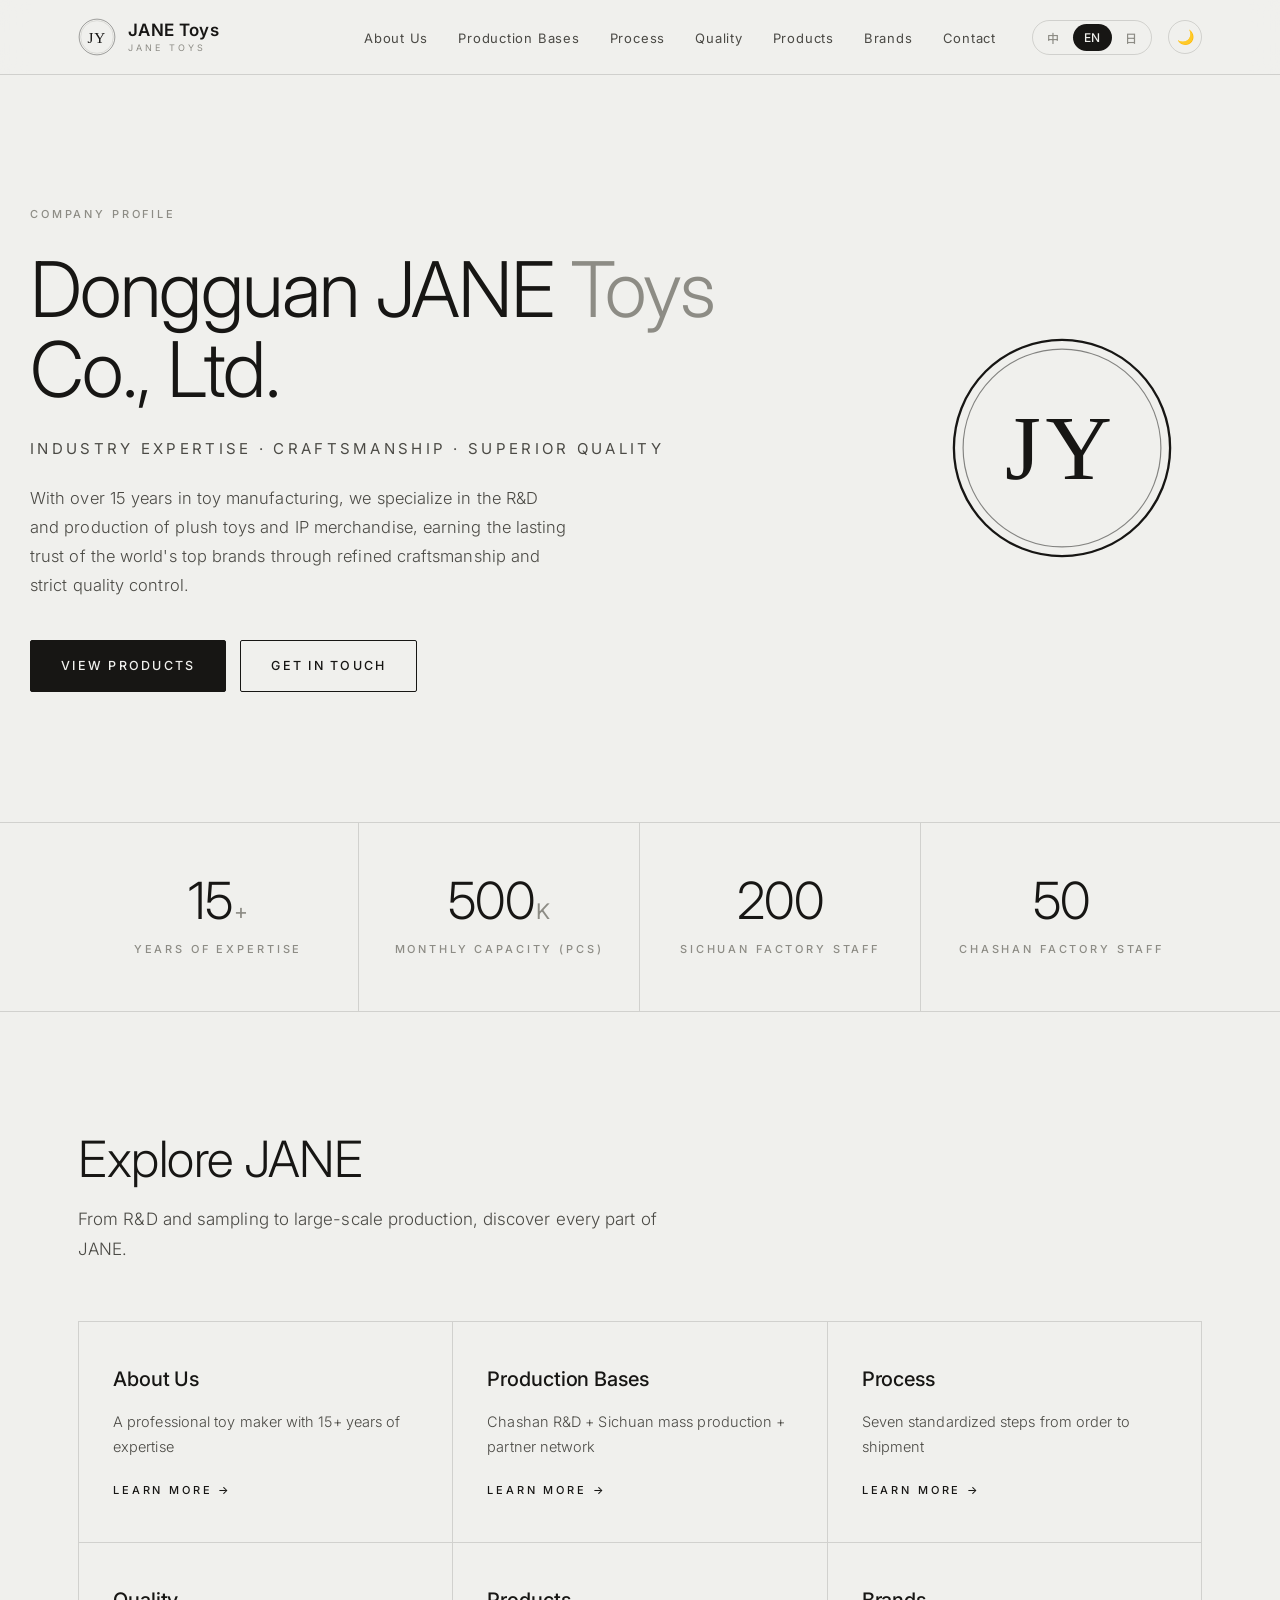
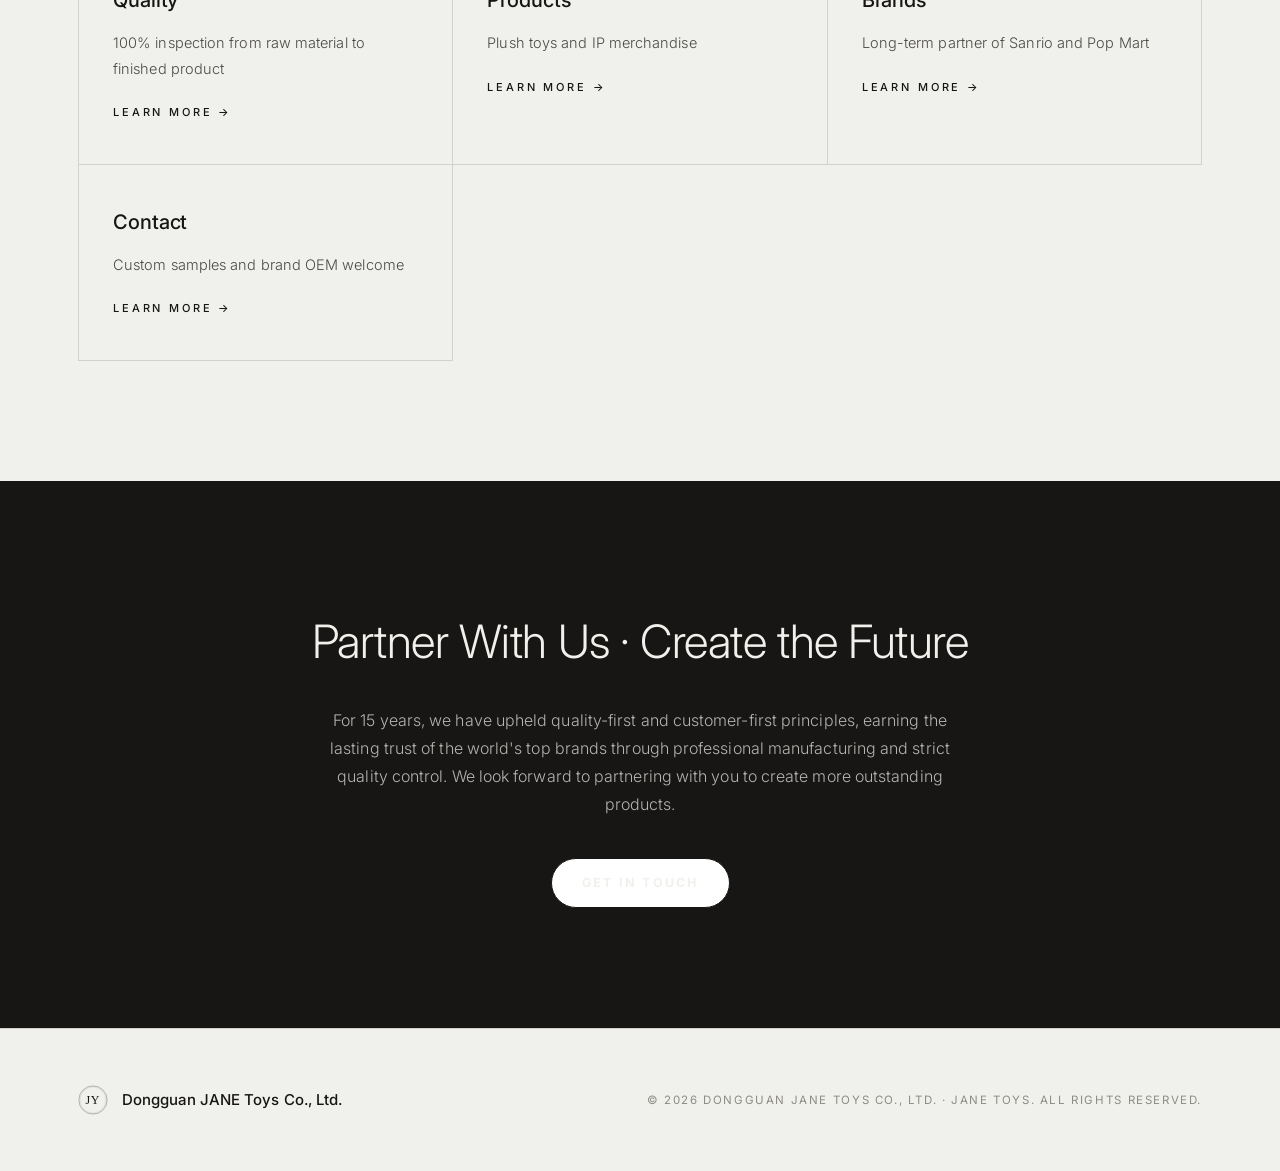
<file: index.html>
<!DOCTYPE html>
<html lang="zh-CN">
<head>
  <meta charset="UTF-8" />
  <meta name="viewport" content="width=device-width, initial-scale=1.0" />
  <title>东莞简依玩具有限公司 · 公司简介</title>
  <meta name="description" content="东莞简依玩具有限公司 — 深耕玩具制造15年，专注毛绒公仔与IP周边研发生产，Sanrio、Pop Mart 长期合作伙伴。" />
  <link rel="icon" href="assets/img/logo.svg" />
  <link rel="preconnect" href="https://fonts.googleapis.com" />
  <link rel="preconnect" href="https://fonts.gstatic.com" crossorigin />
  <link href="https://fonts.googleapis.com/css2?family=Inter:wght@300;400;500;600;700&family=Noto+Sans+SC:wght@300;400;500;700&family=Noto+Sans+JP:wght@300;400;500;700&display=swap" rel="stylesheet" />
  <link rel="stylesheet" href="styles.css?v=13" />
</head>
<body data-page="home">
  <div id="app-header"></div>

  <main>
    <!-- Hero -->
    <section id="home" class="hero">
      <div class="container hero-inner">
        <div class="hero-text">
          <p class="eyebrow" data-i18n="hero.eyebrow">公司简介</p>
          <h1 class="hero-title" data-i18n-html="hero.title">东莞简依<span class="accent">玩具</span>有限公司</h1>
          <p class="hero-slogan" data-i18n="hero.slogan">深耕行业 · 匠心制造 · 品质卓越</p>
          <p class="hero-sub" data-i18n="hero.sub">深耕玩具制造行业超过 15 年，专注毛绒公仔与 IP 周边产品的研发与生产，以精湛工艺与严格品质赢得全球顶级品牌的长期信任。</p>
          <div class="hero-actions">
            <a href="products.html" class="btn btn-primary" data-i18n="hero.btnProducts">查看产品</a>
            <a href="contact.html" class="btn btn-ghost" data-i18n="hero.btnContact">合作洽谈</a>
          </div>
        </div>
        <div class="hero-logo">
          <img src="assets/img/logo.svg" alt="简依玩具 JY" />
        </div>
      </div>
    </section>

    <!-- Stats -->
    <section class="stats-bar">
      <div class="container stats-grid">
        <div class="stat"><span class="stat-num" data-i18n-html="stat.num1">15<small>+</small></span><span class="stat-label" data-i18n="stat.label1">年专业经验</span></div>
        <div class="stat"><span class="stat-num" data-i18n-html="stat.num2">50<small>万</small></span><span class="stat-label" data-i18n="stat.label2">月产能 (件)</span></div>
        <div class="stat"><span class="stat-num" data-i18n-html="stat.num3">200<small>人</small></span><span class="stat-label" data-i18n="stat.label3">四川工厂人员</span></div>
        <div class="stat"><span class="stat-num" data-i18n-html="stat.num4">50<small>人</small></span><span class="stat-label" data-i18n="stat.label4">茶山工厂人员</span></div>
      </div>
    </section>

    <!-- Explore / section links -->
    <section class="section">
      <div class="container">
        <h2 class="section-title" data-i18n="home.exploreTitle">探索简依</h2>
        <p class="section-lead" data-i18n="home.exploreLead">从研发打样到大规模量产，了解简依的每一环。</p>
        <div class="cards">
          <a class="card explore-card" href="about.html"><div class="card-body"><h3 data-i18n="nav.about">关于我们</h3><p data-i18n="home.card.about">深耕玩具制造 15 年的专业厂商</p><span class="explore-more" data-i18n="home.more">了解更多 →</span></div></a>
          <a class="card explore-card" href="bases.html"><div class="card-body"><h3 data-i18n="nav.bases">生产基地</h3><p data-i18n="home.card.bases">茶山研发 + 四川量产 + 协作网络</p><span class="explore-more" data-i18n="home.more">了解更多 →</span></div></a>
          <a class="card explore-card" href="process.html"><div class="card-body"><h3 data-i18n="nav.process">生产流程</h3><p data-i18n="home.card.process">从需求确认到包装出货，七道标准工序</p><span class="explore-more" data-i18n="home.more">了解更多 →</span></div></a>
          <a class="card explore-card" href="quality.html"><div class="card-body"><h3 data-i18n="nav.quality">品质管理</h3><p data-i18n="home.card.quality">原料到成品，100% 全检把关</p><span class="explore-more" data-i18n="home.more">了解更多 →</span></div></a>
          <a class="card explore-card" href="products.html"><div class="card-body"><h3 data-i18n="nav.products">产品</h3><p data-i18n="home.card.products">毛绒公仔与 IP 周边产品</p><span class="explore-more" data-i18n="home.more">了解更多 →</span></div></a>
          <a class="card explore-card" href="brands.html"><div class="card-body"><h3 data-i18n="nav.brands">合作品牌</h3><p data-i18n="home.card.brands">Sanrio、Pop Mart 长期合作</p><span class="explore-more" data-i18n="home.more">了解更多 →</span></div></a>
          <a class="card explore-card" href="contact.html"><div class="card-body"><h3 data-i18n="nav.contact">联系我们</h3><p data-i18n="home.card.contact">欢迎来样定制与品牌代工</p><span class="explore-more" data-i18n="home.more">了解更多 →</span></div></a>
        </div>
      </div>
    </section>

    <!-- CTA band -->
    <section class="cta">
      <div class="container cta-inner">
        <h2 class="cta-title" data-i18n="cta.title">诚邀合作 · 共创未来</h2>
        <p class="cta-sub" data-i18n="cta.sub">15 年来，我们坚守品质为本、客户至上，以专业制造能力与严格品质管理赢得全球顶级品牌长期信赖。期待与您携手，共同创造更多优质产品。</p>
        <div class="hero-actions" style="justify-content:center">
          <a href="contact.html" class="btn contact-card-accent" style="background:#fff;padding:13px 30px;border-radius:999px;font-weight:700" data-i18n="hero.btnContact">合作洽谈</a>
        </div>
      </div>
    </section>
  </main>

  <div id="app-footer"></div>

  <script src="i18n.js?v=13"></script>
  <script src="layout.js?v=13"></script>
  <script src="script.js?v=13"></script>
  <script src="intro.js?v=13"></script>
</body>
</html>
</file>
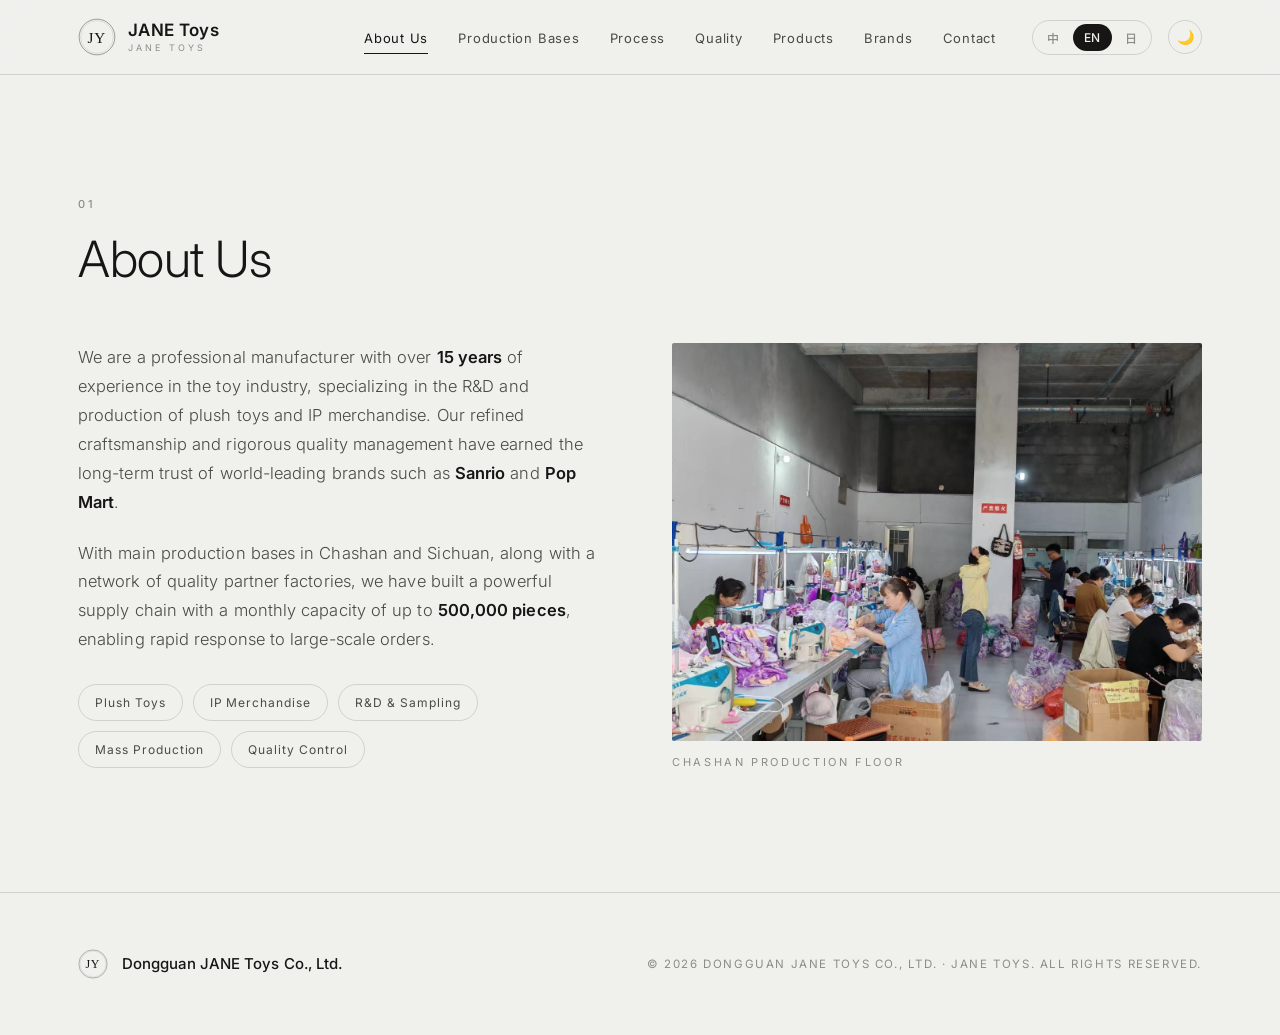
<file: about.html>
<!DOCTYPE html>
<html lang="zh-CN">
<head>
  <meta charset="UTF-8" />
  <meta name="viewport" content="width=device-width, initial-scale=1.0" />
  <title>关于我们 · 东莞简依玩具有限公司</title>
  <link rel="icon" href="assets/img/logo.svg" />
  <link rel="preconnect" href="https://fonts.googleapis.com" />
  <link rel="preconnect" href="https://fonts.gstatic.com" crossorigin />
  <link href="https://fonts.googleapis.com/css2?family=Inter:wght@300;400;500;600;700&family=Noto+Sans+SC:wght@300;400;500;700&family=Noto+Sans+JP:wght@300;400;500;700&display=swap" rel="stylesheet" />
  <link rel="stylesheet" href="styles.css?v=13" />
</head>
<body data-page="about">
  <div id="app-header"></div>

  <main>
    <section id="about" class="section">
      <div class="container">
        <p class="section-index">01</p>
        <h2 class="section-title" data-i18n="about.title">关于我们</h2>
        <div class="about-grid">
          <div class="about-text">
            <p data-i18n-html="about.p1">本公司是一家深耕玩具制造行业超过 <strong>15 年</strong>的专业厂商，专注于毛绒公仔、IP 周边产品的研发与生产。凭借精湛的工艺与严格的品质管理体系，赢得 <strong>Sanrio</strong>、<strong>Pop Mart</strong> 等全球顶级品牌的长期信任。</p>
            <p data-i18n-html="about.p2">在茶山与四川设有主要生产基地，并与多家优质协作工厂稳定合作，形成强大供应链网络，月产能高达 <strong>50 万件</strong>，可快速响应大规模订单。</p>
            <ul class="tag-list">
              <li data-i18n="about.tag1">毛绒公仔</li><li data-i18n="about.tag2">IP 周边</li><li data-i18n="about.tag3">研发打样</li><li data-i18n="about.tag4">大规模量产</li><li data-i18n="about.tag5">品质管控</li>
            </ul>
          </div>
          <figure class="about-photo">
            <img src="assets/img/image6.jpeg" alt="factory" loading="lazy" />
            <figcaption data-i18n="about.caption">茶山生产车间实景</figcaption>
          </figure>
        </div>
      </div>
    </section>
  </main>

  <div id="app-footer"></div>
  <script src="i18n.js?v=13"></script>
  <script src="layout.js?v=13"></script>
  <script src="script.js?v=13"></script>
</body>
</html>
</file>
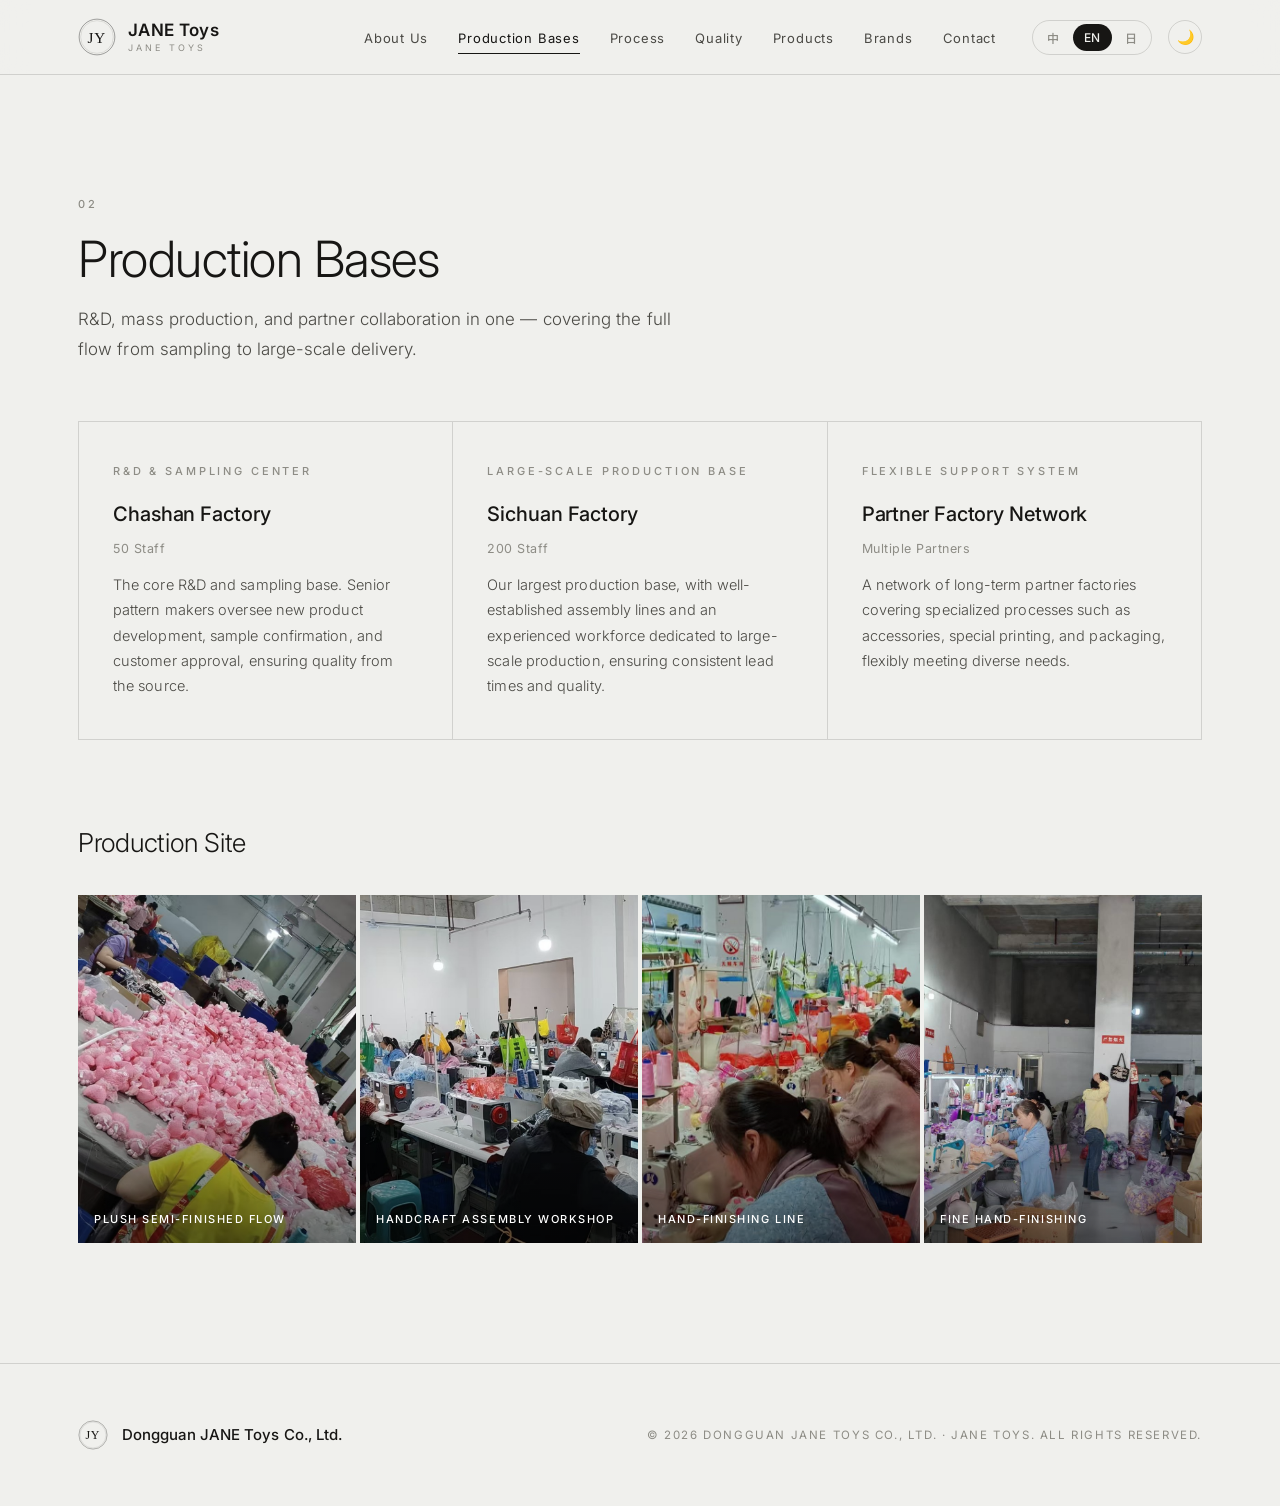
<file: bases.html>
<!DOCTYPE html>
<html lang="zh-CN">
<head>
  <meta charset="UTF-8" />
  <meta name="viewport" content="width=device-width, initial-scale=1.0" />
  <title>生产基地 · 东莞简依玩具有限公司</title>
  <link rel="icon" href="assets/img/logo.svg" />
  <link rel="preconnect" href="https://fonts.googleapis.com" />
  <link rel="preconnect" href="https://fonts.gstatic.com" crossorigin />
  <link href="https://fonts.googleapis.com/css2?family=Inter:wght@300;400;500;600;700&family=Noto+Sans+SC:wght@300;400;500;700&family=Noto+Sans+JP:wght@300;400;500;700&display=swap" rel="stylesheet" />
  <link rel="stylesheet" href="styles.css?v=13" />
</head>
<body data-page="bases">
  <div id="app-header"></div>

  <main>
    <section id="bases" class="section">
      <div class="container">
        <p class="section-index">02</p>
        <h2 class="section-title" data-i18n="bases.title">生产基地</h2>
        <p class="section-lead" data-i18n="bases.lead">研发、量产、协作三位一体，覆盖从打样到大规模交付的全流程。</p>
        <div class="cards">
          <article class="card base-card">
            <div class="card-body">
              <span class="card-tag" data-i18n="bases.tag1">研发打样中心</span>
              <h3 data-i18n="bases.name1">茶山工厂</h3>
              <p class="scale" data-i18n="bases.scale1">50 人 · 人员规模</p>
              <p data-i18n="bases.desc1">研发与打样核心基地，资深版师把控新品开发、打样确认与客户验样，从源头确保品质。</p>
            </div>
          </article>
          <article class="card base-card">
            <div class="card-body">
              <span class="card-tag" data-i18n="bases.tag2">大批量量产基地</span>
              <h3 data-i18n="bases.name2">四川工厂</h3>
              <p class="scale" data-i18n="bases.scale2">200 人 · 人员规模</p>
              <p data-i18n="bases.desc2">最大生产基地，完善流水线与成熟工人团队，专承接大规模量产，保障交期与品质一致。</p>
            </div>
          </article>
          <article class="card base-card">
            <div class="card-body">
              <span class="card-tag" data-i18n="bases.tag3">灵活配套体系</span>
              <h3 data-i18n="bases.name3">协作工厂网络</h3>
              <p class="scale" data-i18n="bases.scale3">多家 · 合作规模</p>
              <p data-i18n="bases.desc3">长期合作的优质协作工厂，涵盖配件、特种印刷、包装等专项工艺，灵活应对多样需求。</p>
            </div>
          </article>
        </div>

        <h3 class="subsection-title" data-i18n="bases.siteTitle">生产现场</h3>
        <div class="gallery">
          <figure><img src="assets/img/image5.jpeg" alt="" loading="lazy" /><figcaption data-i18n="gallery.cap1">毛绒半成品流转</figcaption></figure>
          <figure><img src="assets/img/image7.jpeg" alt="" loading="lazy" /><figcaption data-i18n="gallery.cap2">手工组装车间</figcaption></figure>
          <figure><img src="assets/img/image8.jpeg" alt="" loading="lazy" /><figcaption data-i18n="gallery.cap3">手工修整产线</figcaption></figure>
          <figure><img src="assets/img/image6.jpeg" alt="" loading="lazy" /><figcaption data-i18n="gallery.cap4">精细手工修整</figcaption></figure>
        </div>
      </div>
    </section>
  </main>

  <div id="app-footer"></div>
  <script src="i18n.js?v=13"></script>
  <script src="layout.js?v=13"></script>
  <script src="script.js?v=13"></script>
</body>
</html>
</file>
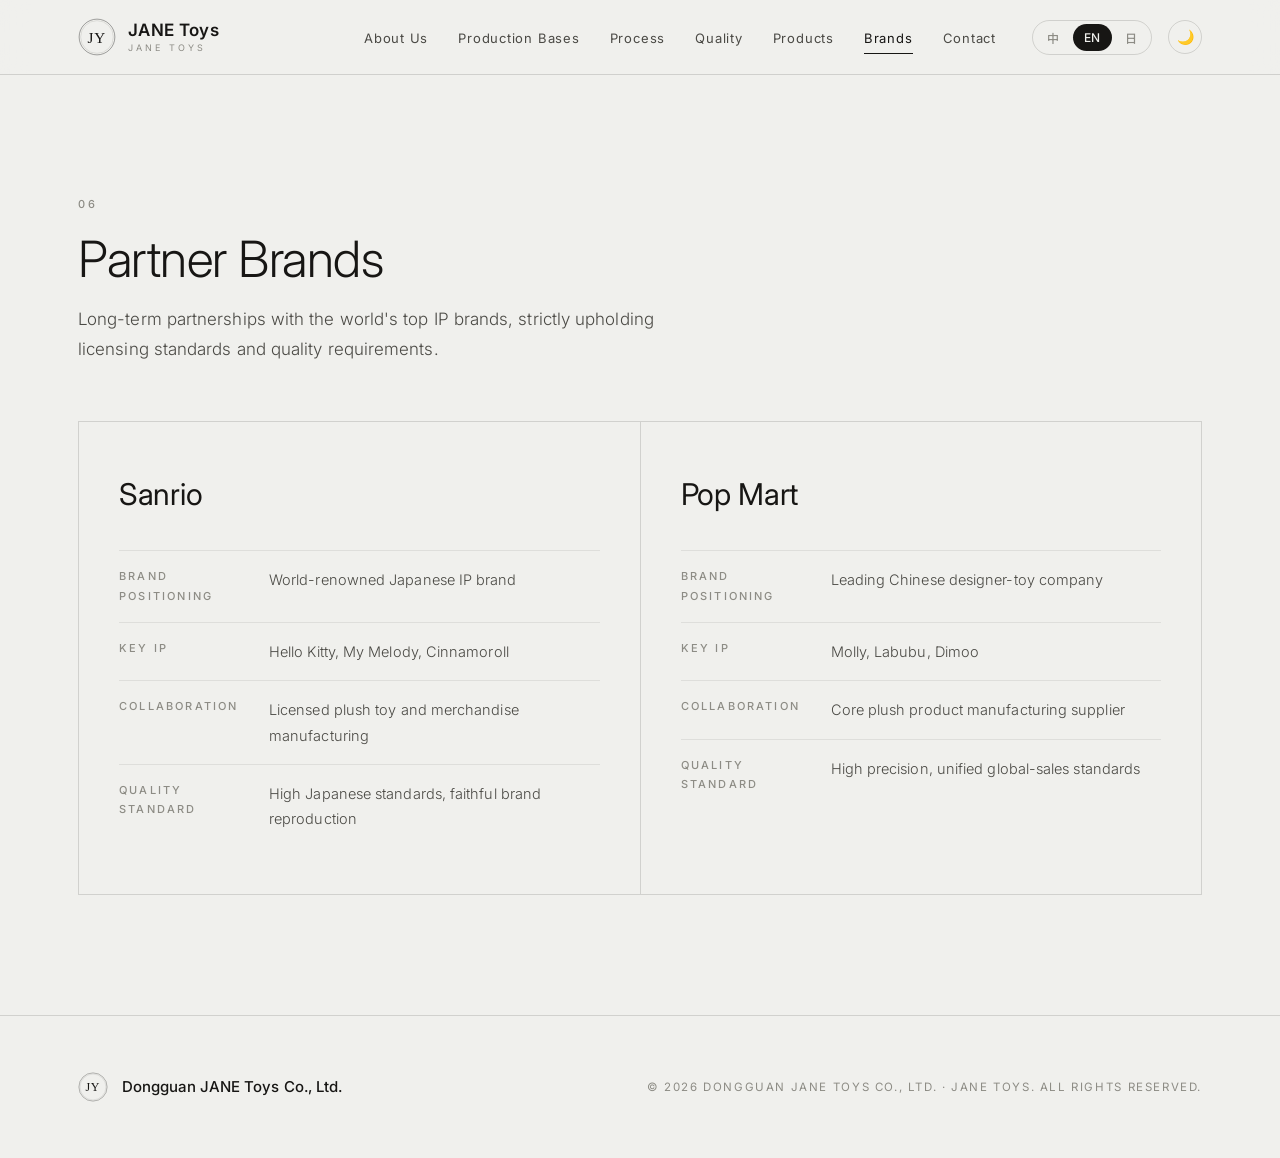
<file: brands.html>
<!DOCTYPE html>
<html lang="zh-CN">
<head>
  <meta charset="UTF-8" />
  <meta name="viewport" content="width=device-width, initial-scale=1.0" />
  <title>合作品牌 · 东莞简依玩具有限公司</title>
  <link rel="icon" href="assets/img/logo.svg" />
  <link rel="preconnect" href="https://fonts.googleapis.com" />
  <link rel="preconnect" href="https://fonts.gstatic.com" crossorigin />
  <link href="https://fonts.googleapis.com/css2?family=Inter:wght@300;400;500;600;700&family=Noto+Sans+SC:wght@300;400;500;700&family=Noto+Sans+JP:wght@300;400;500;700&display=swap" rel="stylesheet" />
  <link rel="stylesheet" href="styles.css?v=13" />
</head>
<body data-page="brands">
  <div id="app-header"></div>

  <main>
    <section id="brands" class="section">
      <div class="container">
        <p class="section-index">06</p>
        <h2 class="section-title" data-i18n="brands.title">主要合作品牌</h2>
        <p class="section-lead" data-i18n="brands.lead">与全球顶级 IP 品牌长期合作，严守授权规范与品质标准。</p>
        <div class="brand-grid">
          <article class="brand-card">
            <h3 class="brand-name-lg" data-i18n-html="brands.sanrioName">Sanrio <span>三丽鸥</span></h3>
            <dl class="brand-info">
              <div><dt data-i18n="brands.dt1">品牌定位</dt><dd data-i18n="brands.sanrio1">全球知名日系 IP 品牌</dd></div>
              <div><dt data-i18n="brands.dt2">代表 IP</dt><dd data-i18n="brands.sanrio2">Hello Kitty、My Melody、Cinnamoroll</dd></div>
              <div><dt data-i18n="brands.dt3">合作内容</dt><dd data-i18n="brands.sanrio3">授权毛绒公仔及周边制造</dd></div>
              <div><dt data-i18n="brands.dt4">品质要求</dt><dd data-i18n="brands.sanrio4">日系高标准，严格还原品牌形象</dd></div>
            </dl>
          </article>
          <article class="brand-card">
            <h3 class="brand-name-lg" data-i18n-html="brands.popmartName">Pop Mart <span>泡泡玛特</span></h3>
            <dl class="brand-info">
              <div><dt data-i18n="brands.dt1">品牌定位</dt><dd data-i18n="brands.popmart1">中国潮流玩具领军企业</dd></div>
              <div><dt data-i18n="brands.dt2">代表 IP</dt><dd data-i18n="brands.popmart2">Molly、Labubu、Dimoo</dd></div>
              <div><dt data-i18n="brands.dt3">合作内容</dt><dd data-i18n="brands.popmart3">核心毛绒产品制造供应商</dd></div>
              <div><dt data-i18n="brands.dt4">品质要求</dt><dd data-i18n="brands.popmart4">精细度高，全球销售统一标准</dd></div>
            </dl>
          </article>
        </div>

      </div>
    </section>
  </main>

  <div id="app-footer"></div>
  <script src="i18n.js?v=13"></script>
  <script src="layout.js?v=13"></script>
  <script src="script.js?v=13"></script>
</body>
</html>
</file>
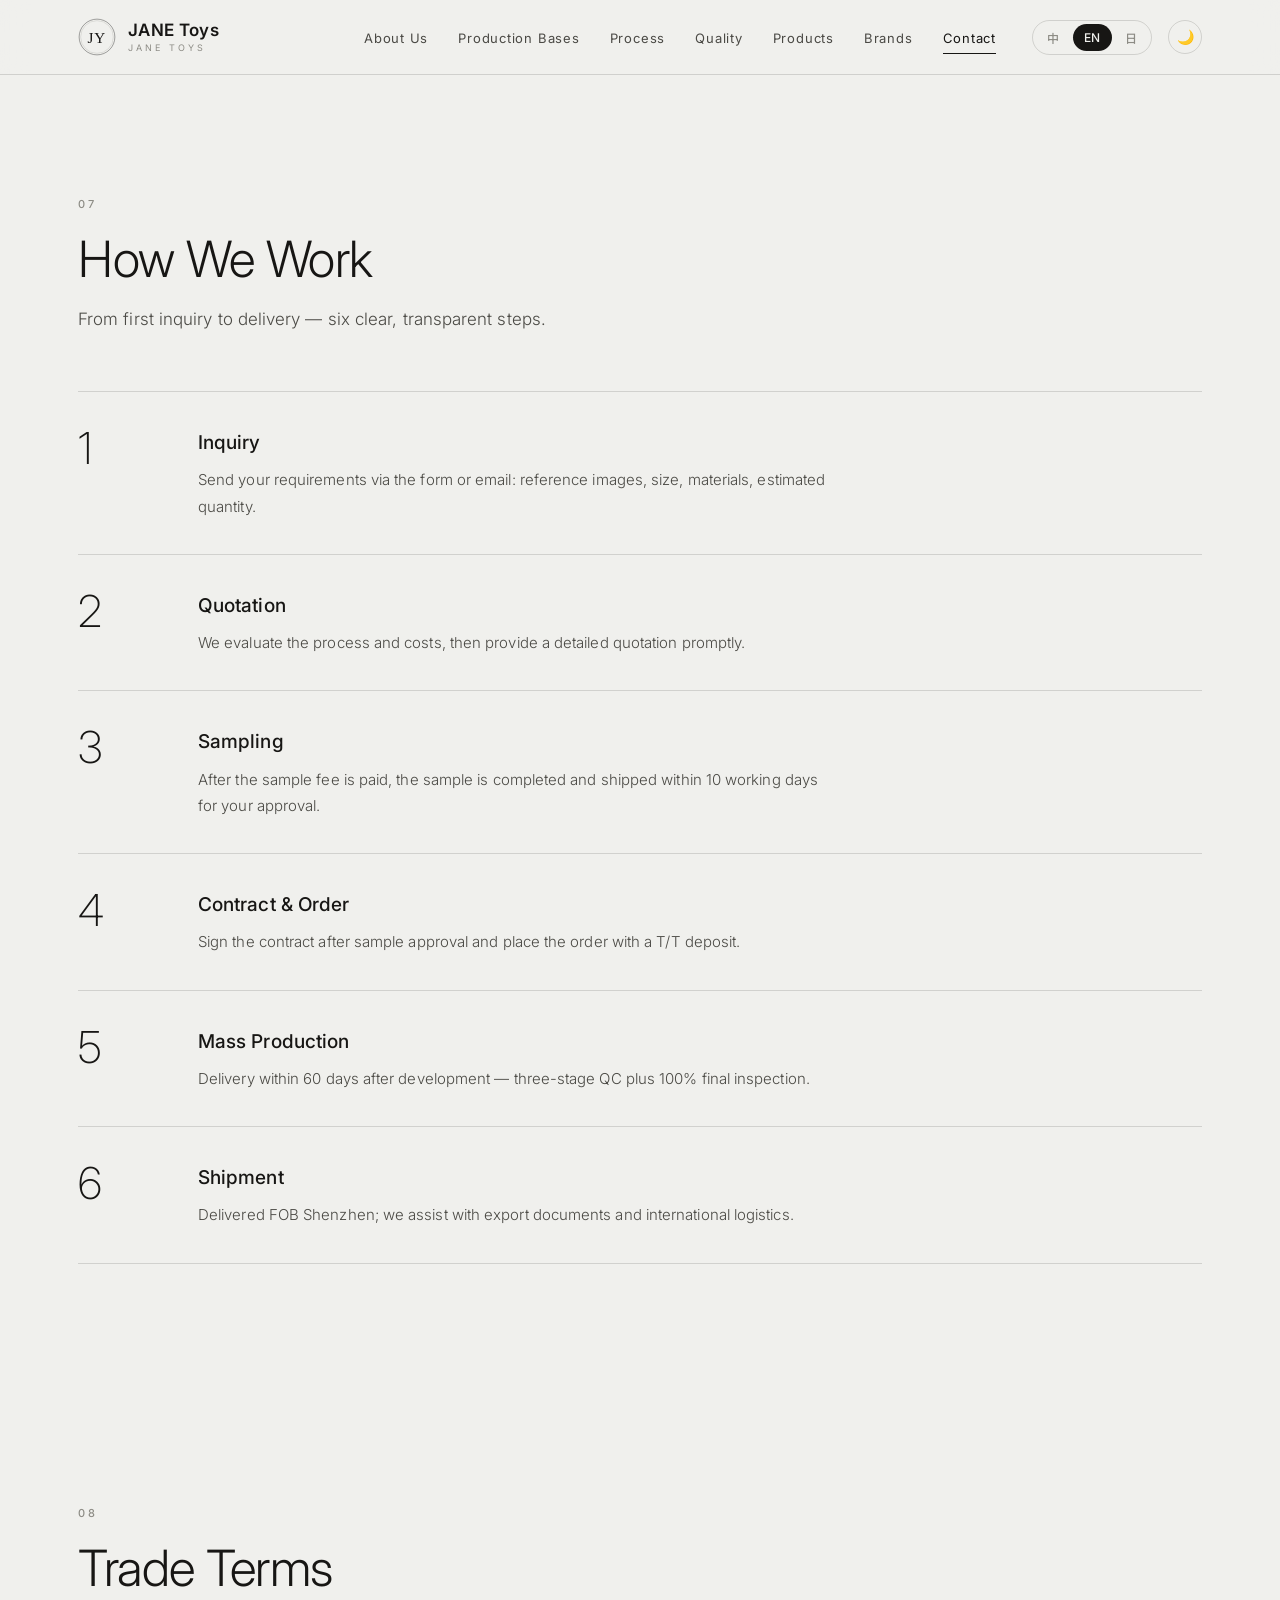
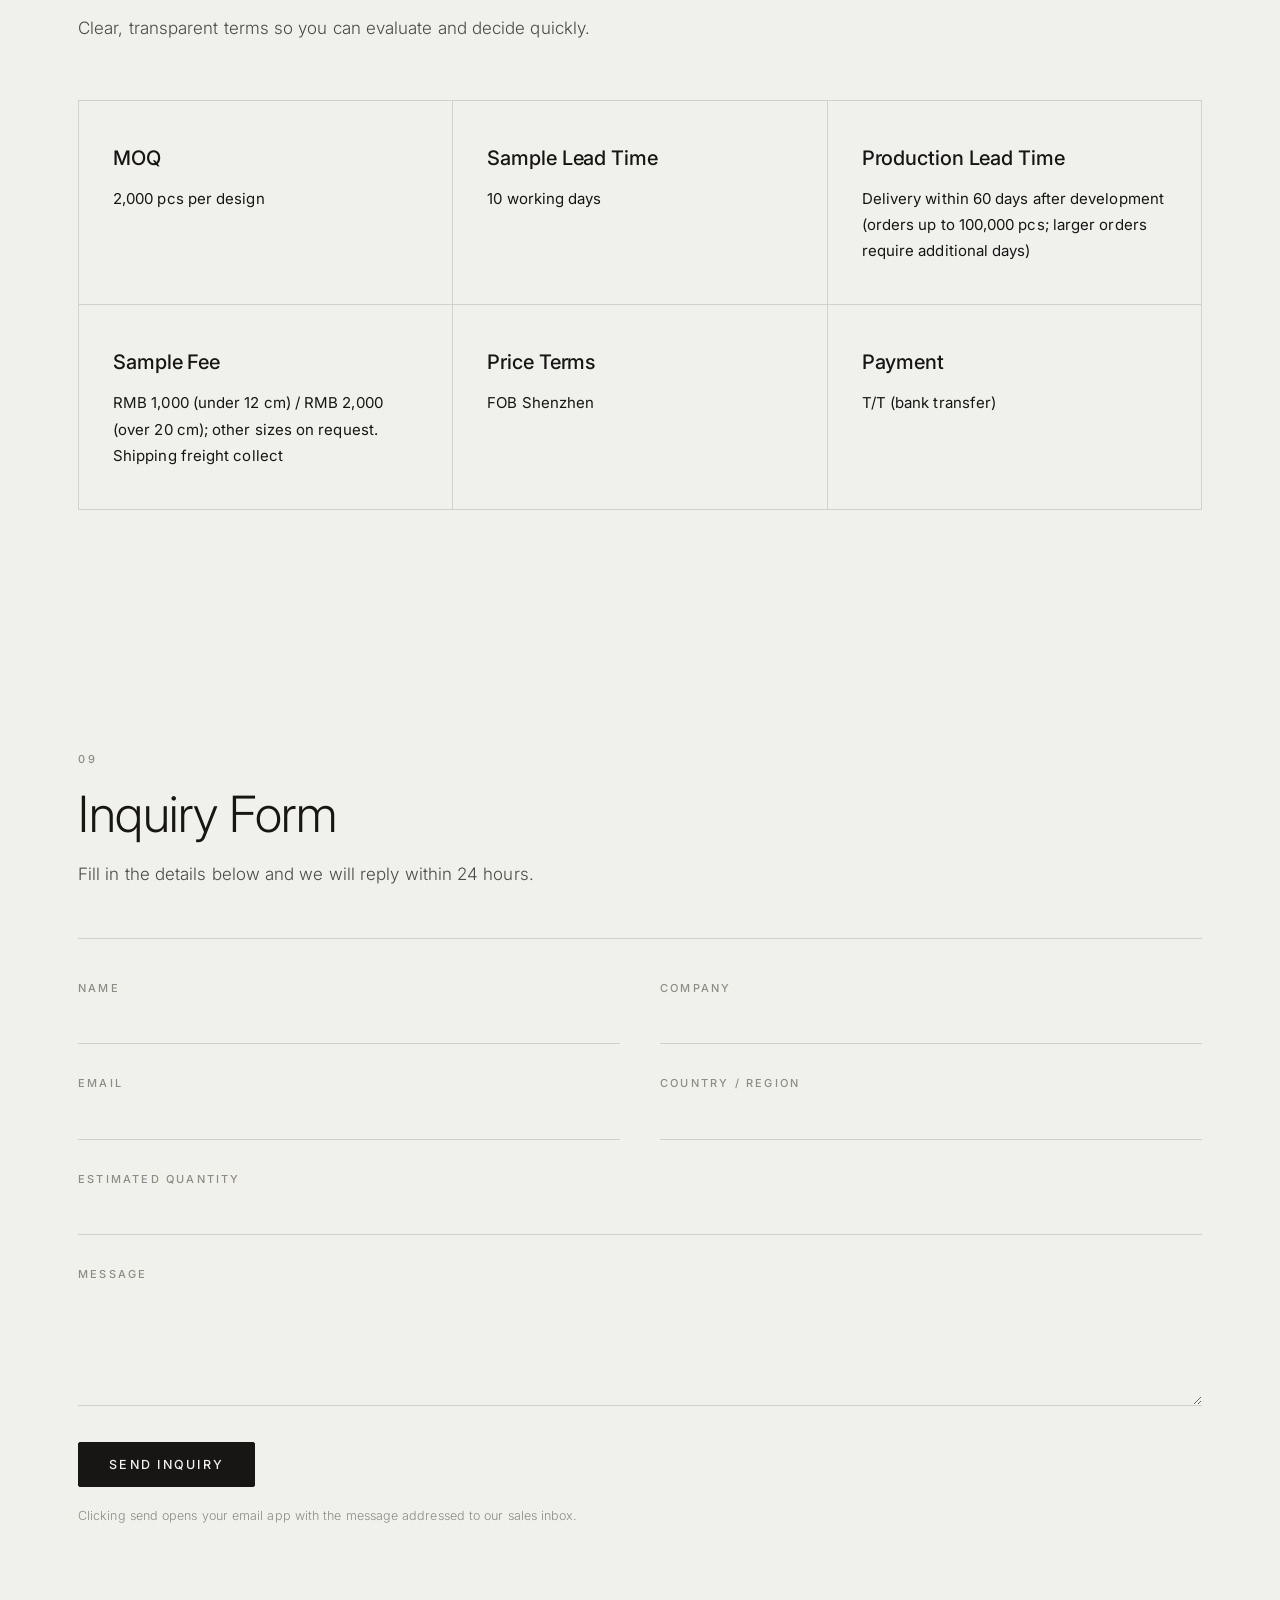
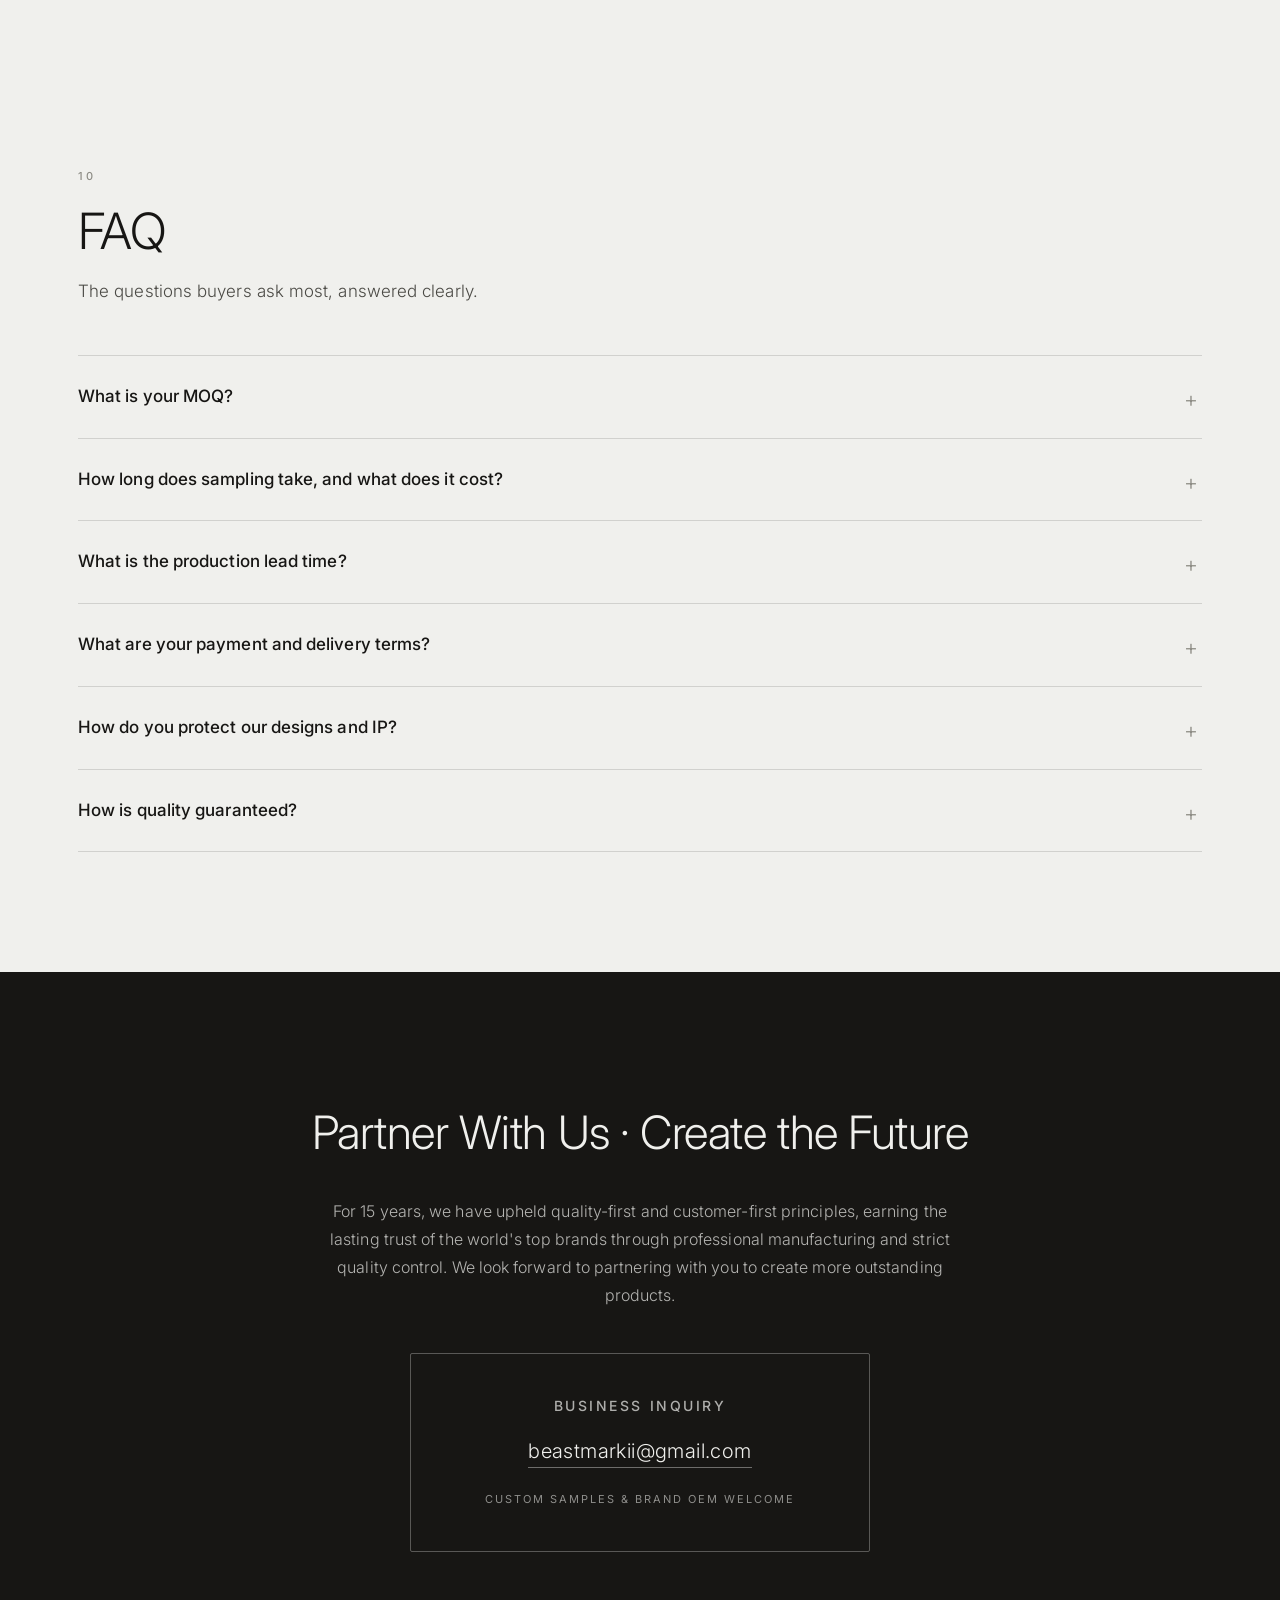
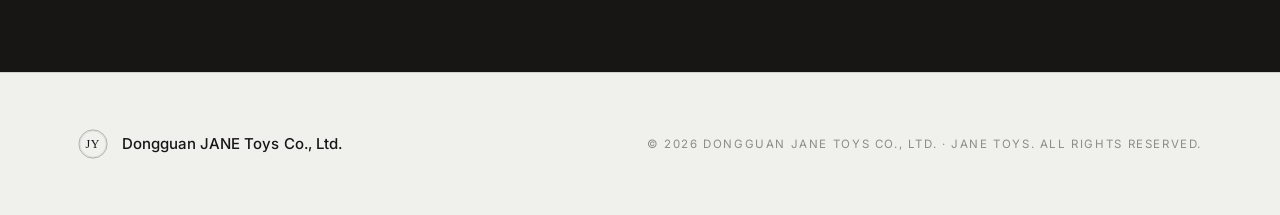
<file: contact.html>
<!DOCTYPE html>
<html lang="zh-CN">
<head>
  <meta charset="UTF-8" />
  <meta name="viewport" content="width=device-width, initial-scale=1.0" />
  <title>联系我们 · 东莞简依玩具有限公司</title>
  <link rel="icon" href="assets/img/logo.svg" />
  <link rel="preconnect" href="https://fonts.googleapis.com" />
  <link rel="preconnect" href="https://fonts.gstatic.com" crossorigin />
  <link href="https://fonts.googleapis.com/css2?family=Inter:wght@300;400;500;600;700&family=Noto+Sans+SC:wght@300;400;500;700&family=Noto+Sans+JP:wght@300;400;500;700&display=swap" rel="stylesheet" />
  <link rel="stylesheet" href="styles.css?v=13" />
</head>
<body data-page="contact">
  <div id="app-header"></div>

  <main>
    <!-- Business process -->
    <section id="how-we-work" class="section">
      <div class="container">
        <p class="section-index">07</p>
        <h2 class="section-title" data-i18n="biz.title">合作流程</h2>
        <p class="section-lead" data-i18n="biz.lead">从首次咨询到出货交付，六个步骤清晰透明。</p>
        <ol class="biz-flow">
          <li><span class="biz-no">1</span><div class="biz-body"><h3 data-i18n="biz.s1t">咨询洽谈</h3><p data-i18n="biz.s1d">通过表单或邮件发送需求：参考图、尺寸、材质、预计数量等。</p></div></li>
          <li><span class="biz-no">2</span><div class="biz-body"><h3 data-i18n="biz.s2t">评估报价</h3><p data-i18n="biz.s2d">我们评估工艺与成本，尽快提供详细报价方案。</p></div></li>
          <li><span class="biz-no">3</span><div class="biz-body"><h3 data-i18n="biz.s3t">打样确认</h3><p data-i18n="biz.s3d">支付样品费后，10 个工作日内完成样品并寄出，供您确认。</p></div></li>
          <li><span class="biz-no">4</span><div class="biz-body"><h3 data-i18n="biz.s4t">签约下单</h3><p data-i18n="biz.s4d">样品确认后签订合同，按 T/T 条款支付定金，正式下单。</p></div></li>
          <li><span class="biz-no">5</span><div class="biz-body"><h3 data-i18n="biz.s5t">批量生产</h3><p data-i18n="biz.s5d">开发完成后 60 天内交货，三道品检 + 成品 100% 全检。</p></div></li>
          <li><span class="biz-no">6</span><div class="biz-body"><h3 data-i18n="biz.s6t">出货交付</h3><p data-i18n="biz.s6d">FOB 深圳交货，协助安排出口文件与国际物流。</p></div></li>
        </ol>
      </div>
    </section>

    <!-- Trade terms -->
    <section id="terms" class="section">
      <div class="container">
        <p class="section-index">08</p>
        <h2 class="section-title" data-i18n="terms.title">贸易条款</h2>
        <p class="section-lead" data-i18n="terms.lead">清晰透明的合作条件，让您快速评估与决策。</p>
        <div class="cards terms-cards">
          <article class="card"><div class="card-body"><h3 data-i18n="terms.t1">起订量 (MOQ)</h3><p class="term-value" data-i18n="terms.v1">2,000 件 / 款</p></div></article>
          <article class="card"><div class="card-body"><h3 data-i18n="terms.t2">样品交期</h3><p class="term-value" data-i18n="terms.v2">10 个工作日</p></div></article>
          <article class="card"><div class="card-body"><h3 data-i18n="terms.t3">量产交期</h3><p class="term-value" data-i18n="terms.v3">开发完成后 60 天内交货（10 万件以内；超过 10 万件酌情增加天数）</p></div></article>
          <article class="card"><div class="card-body"><h3 data-i18n="terms.t4">样品费</h3><p class="term-value" data-i18n="terms.v4">12cm 以下 ¥1,000 / 20cm 以上 ¥2,000（其他尺寸请垂询），运费到付</p></div></article>
          <article class="card"><div class="card-body"><h3 data-i18n="terms.t5">价格条款</h3><p class="term-value" data-i18n="terms.v5">FOB 深圳</p></div></article>
          <article class="card"><div class="card-body"><h3 data-i18n="terms.t6">付款方式</h3><p class="term-value" data-i18n="terms.v6">T/T 电汇</p></div></article>
        </div>
      </div>
    </section>

    <!-- Inquiry form -->
    <section id="inquiry" class="section">
      <div class="container">
        <p class="section-index">09</p>
        <h2 class="section-title" data-i18n="form.title">咨询表单</h2>
        <p class="section-lead" data-i18n="form.lead">填写以下信息，我们将在 24 小时内回复您。</p>
        <form id="inquiry-form" class="inquiry-form glass" novalidate>
          <div class="form-grid">
            <label><span data-i18n="form.name">姓名</span><input type="text" name="name" required /></label>
            <label><span data-i18n="form.company">公司名称</span><input type="text" name="company" required /></label>
            <label><span data-i18n="form.email">电子邮箱</span><input type="email" name="email" required /></label>
            <label><span data-i18n="form.country">国家 / 地区</span><input type="text" name="country" /></label>
            <label class="form-wide"><span data-i18n="form.qty">预计数量</span><input type="text" name="qty" /></label>
            <label class="form-wide"><span data-i18n="form.msg">咨询内容</span><textarea name="msg" rows="5" required></textarea></label>
          </div>
          <button type="submit" class="btn btn-primary" data-i18n="form.send">发送咨询</button>
          <p class="form-note" data-i18n="form.note">点击发送后将打开您的邮件程序，内容将发送至我们的商务邮箱。</p>
        </form>
      </div>
    </section>

    <!-- FAQ -->
    <section id="faq" class="section">
      <div class="container">
        <p class="section-index">10</p>
        <h2 class="section-title" data-i18n="faq.title">常见问题</h2>
        <p class="section-lead" data-i18n="faq.lead">合作前最常被问到的问题，一次讲清楚。</p>
        <div class="faq-list">
          <details class="faq-item">
            <summary><span data-i18n="faq.q1">起订量（MOQ）是多少？</span></summary>
            <p data-i18n="faq.a1">每款 2,000 件起订。具体数量可在报价阶段与我们进一步确认。</p>
          </details>
          <details class="faq-item">
            <summary><span data-i18n="faq.q2">打样需要多久？费用如何计算？</span></summary>
            <p data-i18n="faq.a2">支付样品费后，10 个工作日内完成样品并寄出。样品费：12cm 以下 ¥1,000，20cm 以上 ¥2,000，其他尺寸请垂询；样品运费到付。</p>
          </details>
          <details class="faq-item">
            <summary><span data-i18n="faq.q3">量产交期是多久？</span></summary>
            <p data-i18n="faq.a3">开发完成后 60 天内交货（10 万件以内）。订单超过 10 万件时，需酌情增加生产天数。</p>
          </details>
          <details class="faq-item">
            <summary><span data-i18n="faq.q4">付款与交货条件是什么？</span></summary>
            <p data-i18n="faq.a4">付款方式为 T/T 电汇，交货条件为 FOB 深圳。我们协助安排出口文件与国际物流。</p>
          </details>
          <details class="faq-item">
            <summary><span data-i18n="faq.q5">你们如何保护客户的设计与 IP？</span></summary>
            <p data-i18n="faq.a5">我们长期为 Sanrio、Pop Mart 等品牌提供授权制造，严守 IP 授权与保密规范，可根据需要签署保密协议（NDA）。</p>
          </details>
          <details class="faq-item">
            <summary><span data-i18n="faq.q6">品质如何保证？</span></summary>
            <p data-i18n="faq.a6">原材料入库严检、三道过程品检、成品 100% 全检；并配合 SGS、BV 等第三方检测，符合 EN71、ASTM F963、GB6675 标准。</p>
          </details>
        </div>
      </div>
    </section>

    <section id="contact" class="cta">
      <div class="container cta-inner">
        <h2 class="cta-title" data-i18n="cta.title">诚邀合作 · 共创未来</h2>
        <p class="cta-sub" data-i18n="cta.sub">15 年来，我们坚守品质为本、客户至上，以专业制造能力与严格品质管理赢得全球顶级品牌长期信赖。期待与您携手，共同创造更多优质产品。</p>
        <div class="contact-cards contact-cards-single">
          <div class="contact-card contact-card-accent">
            <h3 data-i18n="cta.c3t">商务洽谈</h3>
            <p class="contact-email"><a href="mailto:beastmarkii@gmail.com">beastmarkii@gmail.com</a></p>
            <span class="contact-tag" data-i18n="cta.c3tag">欢迎来样定制 · 品牌代工</span>
          </div>
        </div>
      </div>
    </section>
  </main>

  <div id="app-footer"></div>
  <script src="i18n.js?v=13"></script>
  <script src="layout.js?v=13"></script>
  <script src="script.js?v=13"></script>
</body>
</html>
</file>
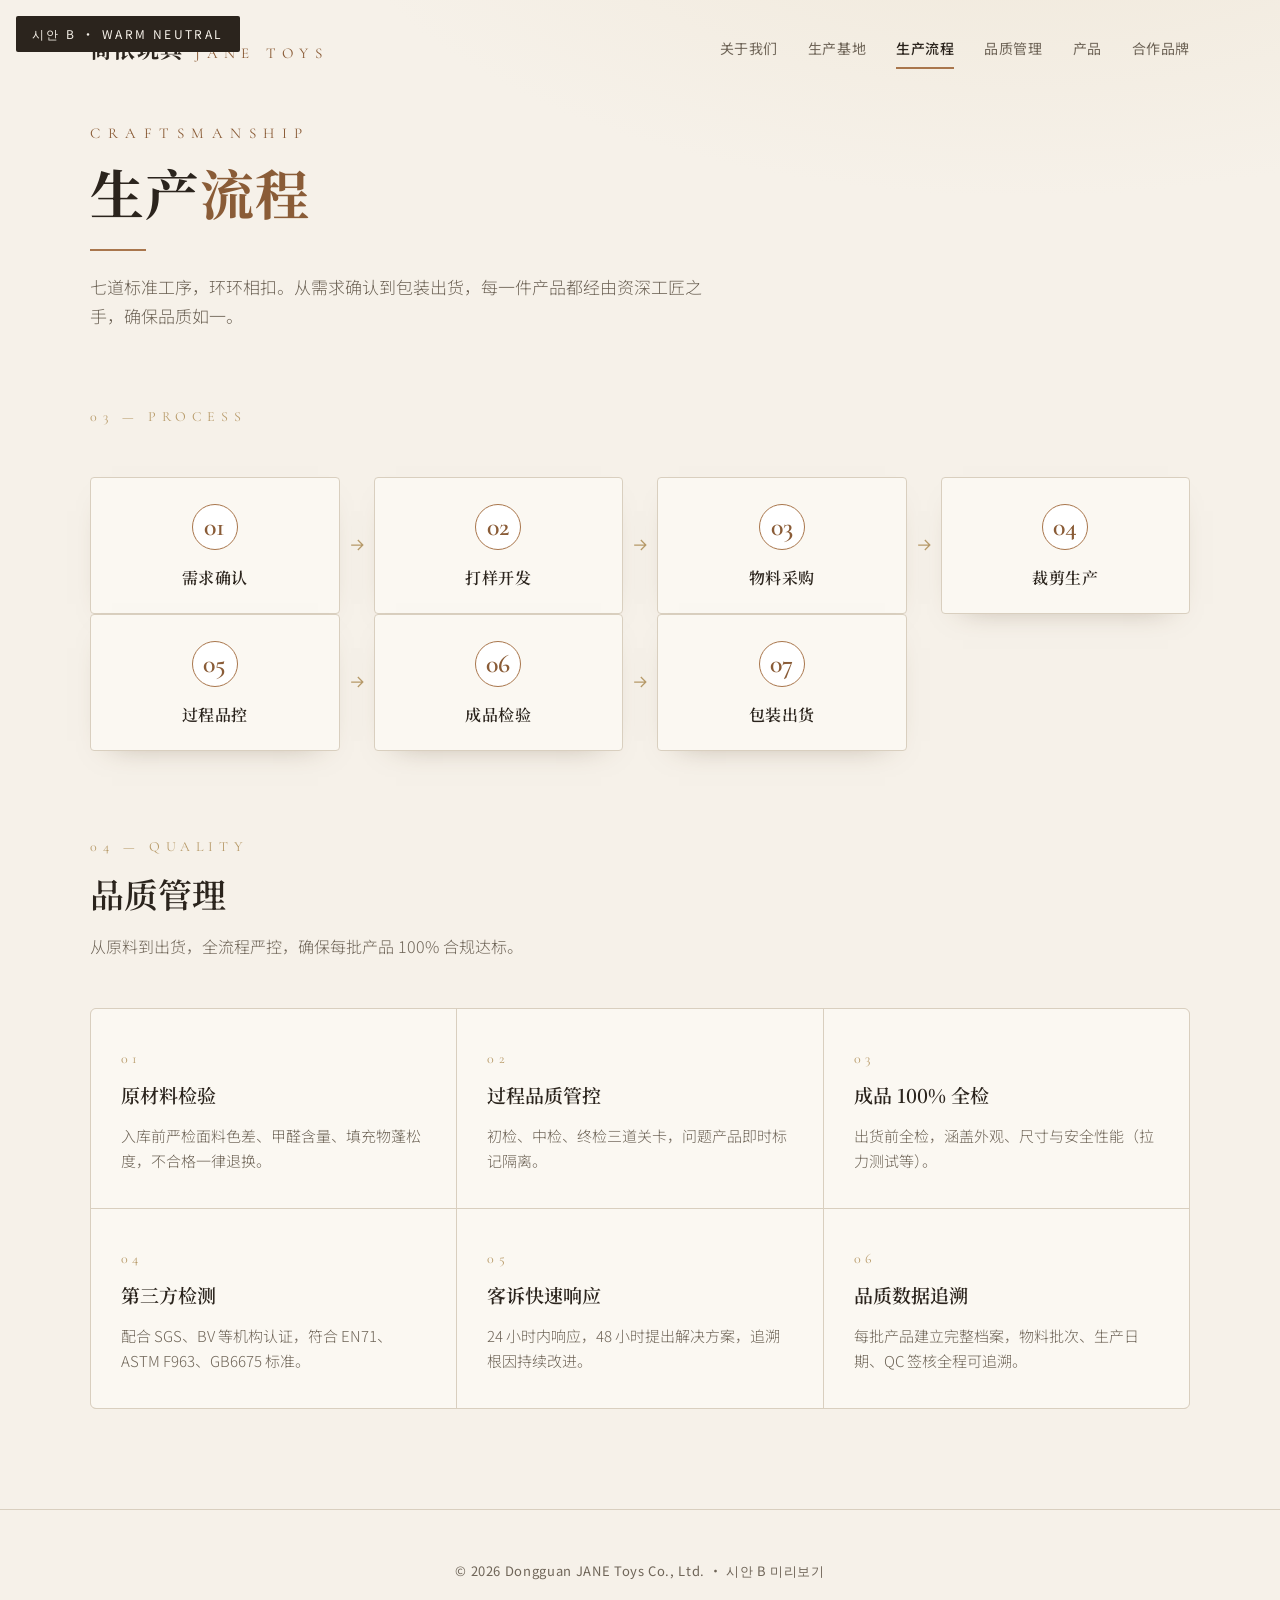
<file: demo-b.html>
<!DOCTYPE html>
<html lang="zh-CN">
<head>
<meta charset="UTF-8" />
<meta name="viewport" content="width=device-width, initial-scale=1.0" />
<title>시안 B · 웜 뉴트럴 / 크래프트</title>
<link rel="preconnect" href="https://fonts.googleapis.com" />
<link rel="preconnect" href="https://fonts.gstatic.com" crossorigin />
<link href="https://fonts.googleapis.com/css2?family=Noto+Serif+SC:wght@400;500;600;700;900&family=Noto+Sans+SC:wght@300;400;500;700&family=Cormorant+Garamond:wght@500;600;700&display=swap" rel="stylesheet" />
<style>
  :root{
    --bg:#f6f1e9;          /* ivory */
    --bg-2:#efe7da;        /* sand */
    --card:#fbf8f2;
    --ink:#2b241d;         /* deep warm charcoal */
    --ink-soft:#6f6558;
    --line:#d9cfbf;
    --accent:#a9764c;      /* caramel / terracotta */
    --accent-deep:#8a5c37;
    --gold:#b89b6a;
  }
  *{box-sizing:border-box;margin:0;padding:0}
  body{
    background:
      radial-gradient(1200px 600px at 80% -10%, #efe7d8 0%, transparent 60%),
      var(--bg);
    color:var(--ink);
    font-family:"Noto Sans SC",sans-serif;
    -webkit-font-smoothing:antialiased;
    line-height:1.7;
  }
  .wrap{max-width:1180px;margin:0 auto;padding:0 40px}

  /* ---- mini header ---- */
  header{
    display:flex;align-items:center;justify-content:space-between;
    padding:30px 40px;max-width:1180px;margin:0 auto;
  }
  .brand{display:flex;align-items:baseline;gap:12px}
  .brand .cn{font-family:"Noto Serif SC",serif;font-weight:700;font-size:22px;letter-spacing:.06em}
  .brand .en{font-family:"Cormorant Garamond",serif;font-size:15px;letter-spacing:.42em;color:var(--accent-deep);text-transform:uppercase}
  nav{display:flex;gap:30px;font-size:14px;color:var(--ink-soft);letter-spacing:.04em}
  nav a{color:inherit;text-decoration:none}
  nav a.on{color:var(--ink);font-weight:500;position:relative}
  nav a.on::after{content:"";position:absolute;left:0;right:0;bottom:-8px;height:1.5px;background:var(--accent)}

  .tag{font-family:"Cormorant Garamond",serif;font-size:15px;letter-spacing:.5em;color:var(--accent-deep);text-transform:uppercase;display:block;margin-bottom:14px}
  h1{font-family:"Noto Serif SC",serif;font-weight:700;font-size:54px;letter-spacing:.02em;line-height:1.15}
  h1 .em{color:var(--accent-deep)}
  .rule{width:56px;height:2px;background:var(--accent);margin:26px 0 22px}
  .lead{max-width:620px;color:var(--ink-soft);font-size:17px;font-weight:300}

  section{padding:70px 0}
  .sec-head .num{font-family:"Cormorant Garamond",serif;font-size:14px;letter-spacing:.4em;color:var(--gold)}
  .sec-head h2{font-family:"Noto Serif SC",serif;font-weight:600;font-size:34px;margin-top:6px}
  .sec-head p{color:var(--ink-soft);font-weight:300;margin-top:10px}

  /* ---- FLOWCHART ---- */
  .flow{margin-top:48px}
  .flow-row{display:flex;align-items:stretch;flex-wrap:wrap;gap:0}
  .node{
    flex:1 1 0;min-width:120px;
    background:var(--card);
    border:1px solid var(--line);
    border-radius:4px;
    padding:26px 18px 22px;
    text-align:center;
    position:relative;
    box-shadow:0 12px 30px -22px rgba(90,66,40,.5);
  }
  .node .idx{
    font-family:"Cormorant Garamond",serif;
    font-size:26px;font-weight:600;color:var(--accent-deep);
    display:inline-block;
    border:1.5px solid var(--accent);
    width:46px;height:46px;line-height:44px;border-radius:50%;
    margin-bottom:14px;background:#fff;
  }
  .node .nm{font-family:"Noto Serif SC",serif;font-weight:600;font-size:16px;letter-spacing:.03em}
  /* connector arrow */
  .conn{display:flex;align-items:center;justify-content:center;flex:0 0 34px;color:var(--gold)}
  .conn svg{width:20px;height:20px}
  @media(max-width:900px){
    .flow-row{flex-direction:column}
    .conn{flex:0 0 30px;transform:rotate(90deg)}
    .node{min-width:0}
  }

  /* ---- quality: refined list ---- */
  .q-grid{margin-top:48px;display:grid;grid-template-columns:repeat(3,1fr);gap:1px;background:var(--line);border:1px solid var(--line);border-radius:6px;overflow:hidden}
  .q{background:var(--card);padding:34px 30px}
  .q .k{font-family:"Cormorant Garamond",serif;font-size:14px;letter-spacing:.3em;color:var(--gold)}
  .q h3{font-family:"Noto Serif SC",serif;font-weight:600;font-size:19px;margin:8px 0 12px}
  .q p{color:var(--ink-soft);font-weight:300;font-size:15px}
  @media(max-width:820px){.q-grid{grid-template-columns:1fr}}

  footer{padding:50px 0;border-top:1px solid var(--line);margin-top:30px;color:var(--ink-soft);font-size:13px;text-align:center;letter-spacing:.05em}
  .badge{position:fixed;top:16px;left:16px;background:var(--ink);color:var(--bg);font-size:12px;letter-spacing:.2em;padding:8px 16px;border-radius:2px;z-index:9}
</style>
</head>
<body>
  <div class="badge">시안 B · WARM NEUTRAL</div>
  <header>
    <div class="brand"><span class="cn">简依玩具</span><span class="en">Jane Toys</span></div>
    <nav>
      <a>关于我们</a><a>生产基地</a><a class="on">生产流程</a><a>品质管理</a><a>产品</a><a>合作品牌</a>
    </nav>
  </header>

  <div class="wrap" style="padding-top:24px">
    <span class="tag">Craftsmanship</span>
    <h1>生产<span class="em">流程</span></h1>
    <div class="rule"></div>
    <p class="lead">七道标准工序，环环相扣。从需求确认到包装出货，每一件产品都经由资深工匠之手，确保品质如一。</p>
  </div>

  <section>
    <div class="wrap">
      <div class="sec-head"><span class="num">03 — PROCESS</span></div>
      <div class="flow">
        <div class="flow-row">
          <div class="node"><span class="idx">01</span><div class="nm">需求确认</div></div>
          <div class="conn"><svg viewBox="0 0 24 24" fill="none" stroke="currentColor" stroke-width="1.5"><path d="M5 12h14M13 6l6 6-6 6"/></svg></div>
          <div class="node"><span class="idx">02</span><div class="nm">打样开发</div></div>
          <div class="conn"><svg viewBox="0 0 24 24" fill="none" stroke="currentColor" stroke-width="1.5"><path d="M5 12h14M13 6l6 6-6 6"/></svg></div>
          <div class="node"><span class="idx">03</span><div class="nm">物料采购</div></div>
          <div class="conn"><svg viewBox="0 0 24 24" fill="none" stroke="currentColor" stroke-width="1.5"><path d="M5 12h14M13 6l6 6-6 6"/></svg></div>
          <div class="node"><span class="idx">04</span><div class="nm">裁剪生产</div></div>
        </div>
        <div class="flow-row" style="margin-top:0">
          <div class="node"><span class="idx">05</span><div class="nm">过程品控</div></div>
          <div class="conn"><svg viewBox="0 0 24 24" fill="none" stroke="currentColor" stroke-width="1.5"><path d="M5 12h14M13 6l6 6-6 6"/></svg></div>
          <div class="node"><span class="idx">06</span><div class="nm">成品检验</div></div>
          <div class="conn"><svg viewBox="0 0 24 24" fill="none" stroke="currentColor" stroke-width="1.5"><path d="M5 12h14M13 6l6 6-6 6"/></svg></div>
          <div class="node"><span class="idx">07</span><div class="nm">包装出货</div></div>
          <div class="conn" style="opacity:0"></div>
          <div class="node" style="visibility:hidden"></div>
        </div>
      </div>
    </div>
  </section>

  <section style="padding-top:10px">
    <div class="wrap">
      <div class="sec-head"><span class="num">04 — QUALITY</span><h2>品质管理</h2><p>从原料到出货，全流程严控，确保每批产品 100% 合规达标。</p></div>
      <div class="q-grid">
        <div class="q"><span class="k">01</span><h3>原材料检验</h3><p>入库前严检面料色差、甲醛含量、填充物蓬松度，不合格一律退换。</p></div>
        <div class="q"><span class="k">02</span><h3>过程品质管控</h3><p>初检、中检、终检三道关卡，问题产品即时标记隔离。</p></div>
        <div class="q"><span class="k">03</span><h3>成品 100% 全检</h3><p>出货前全检，涵盖外观、尺寸与安全性能（拉力测试等）。</p></div>
        <div class="q"><span class="k">04</span><h3>第三方检测</h3><p>配合 SGS、BV 等机构认证，符合 EN71、ASTM F963、GB6675 标准。</p></div>
        <div class="q"><span class="k">05</span><h3>客诉快速响应</h3><p>24 小时内响应，48 小时提出解决方案，追溯根因持续改进。</p></div>
        <div class="q"><span class="k">06</span><h3>品质数据追溯</h3><p>每批产品建立完整档案，物料批次、生产日期、QC 签核全程可追溯。</p></div>
      </div>
    </div>
  </section>

  <footer>© 2026 Dongguan JANE Toys Co., Ltd. · 시안 B 미리보기</footer>
</body>
</html>
</file>
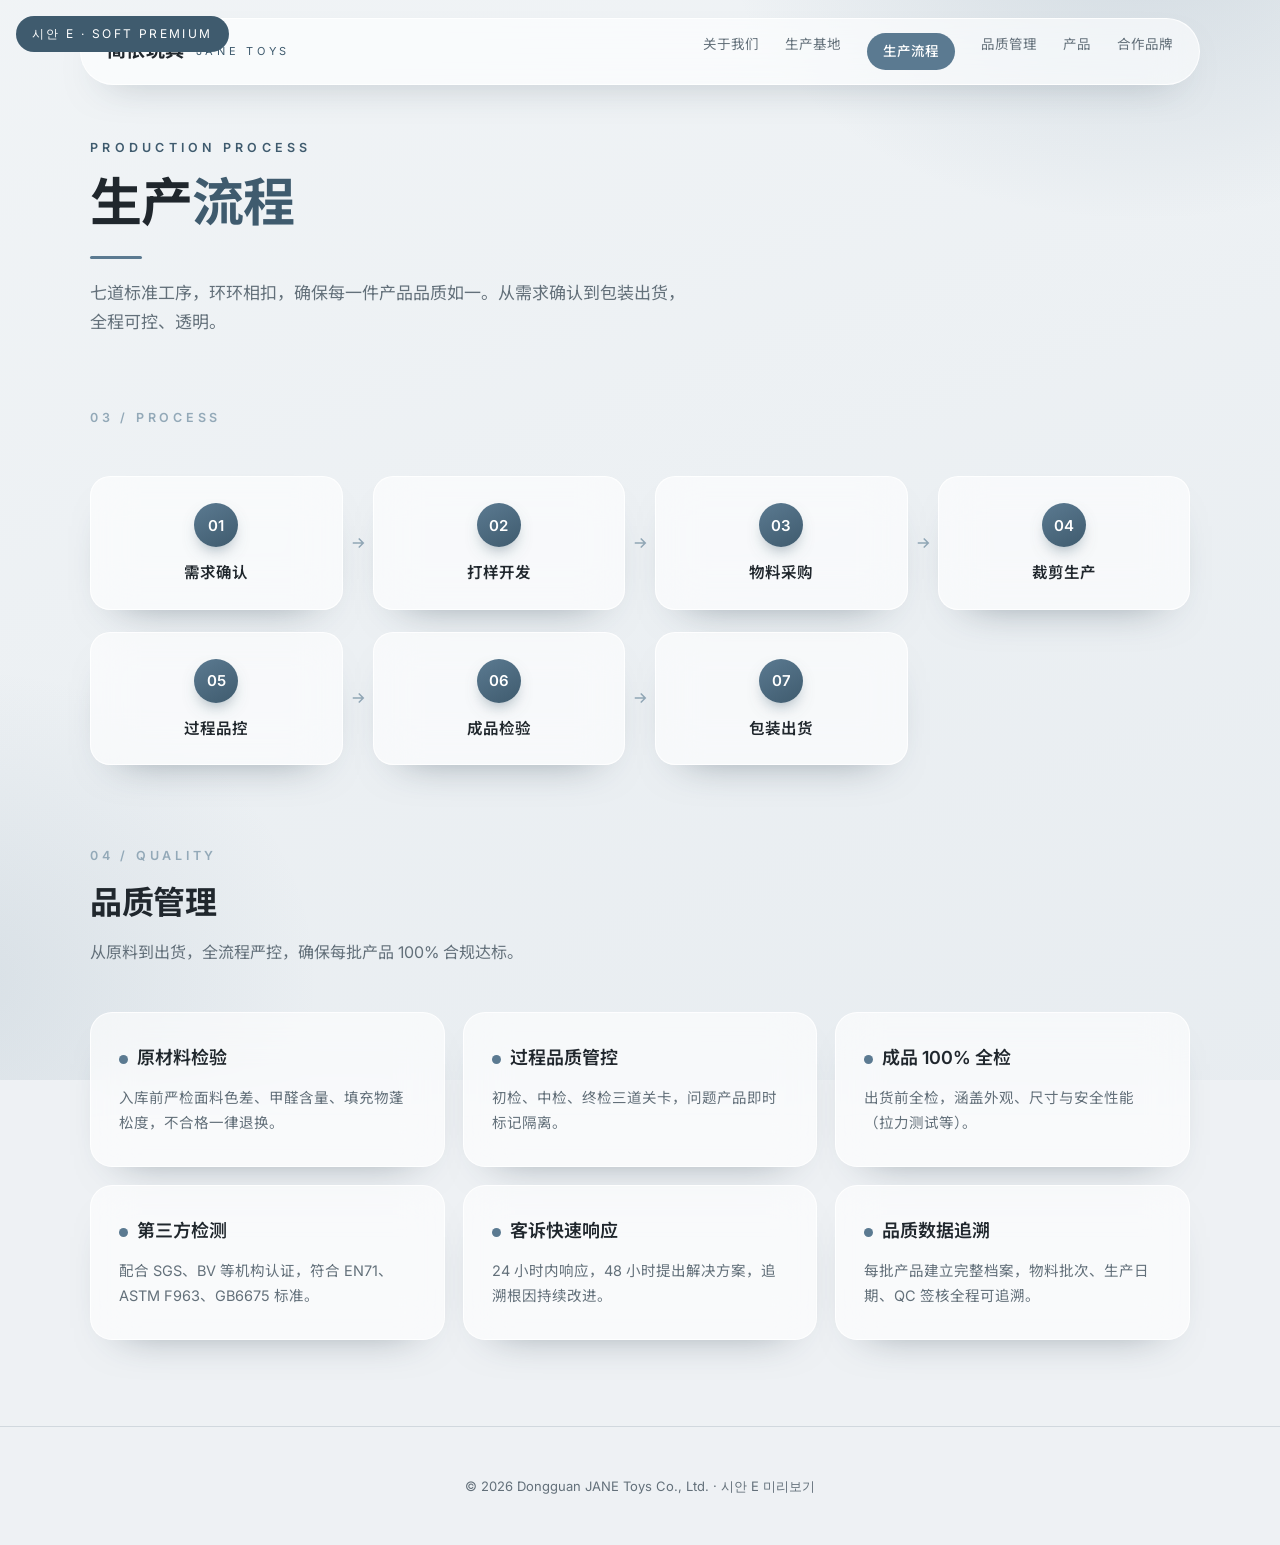
<file: demo-e.html>
<!DOCTYPE html>
<html lang="zh-CN">
<head>
<meta charset="UTF-8" />
<meta name="viewport" content="width=device-width, initial-scale=1.0" />
<title>시안 E · 소프트 프리미엄</title>
<link rel="preconnect" href="https://fonts.googleapis.com" />
<link rel="preconnect" href="https://fonts.gstatic.com" crossorigin />
<link href="https://fonts.googleapis.com/css2?family=Inter:wght@300;400;500;600;700&family=Noto+Sans+SC:wght@300;400;500;600;700;900&display=swap" rel="stylesheet" />
<style>
  :root{
    --bg:#eef1f4;              /* cool off-white */
    --tint:#5b7a91;            /* dusty blue — the ONLY accent */
    --tint-deep:#3f5b6e;
    --tint-soft:#93a9b8;
    --ink:#20272d;
    --ink-soft:#63707a;
    --glass:rgba(255,255,255,.62);
    --glass-brd:rgba(255,255,255,.85);
    --line:rgba(63,91,110,.16);
    --blur:22px;
  }
  *{box-sizing:border-box;margin:0;padding:0}
  body{
    color:var(--ink);
    font-family:"Inter","Noto Sans SC",sans-serif;
    -webkit-font-smoothing:antialiased;line-height:1.7;
    background:var(--bg);
    position:relative;overflow-x:hidden;
  }
  body::before{
    content:"";position:fixed;inset:-20%;z-index:-1;
    background:
      radial-gradient(700px 500px at 78% 8%, rgba(91,122,145,.20), transparent 60%),
      radial-gradient(600px 520px at 12% 92%, rgba(91,122,145,.13), transparent 60%),
      linear-gradient(160deg,#f2f5f7,#e7ecf0);
    filter:saturate(1.02);
  }
  .wrap{max-width:1180px;margin:0 auto;padding:0 40px}

  header{
    display:flex;align-items:center;justify-content:space-between;
    max-width:1120px;margin:18px auto 0;padding:14px 26px;
    background:var(--glass);backdrop-filter:blur(var(--blur)) saturate(1.4);
    -webkit-backdrop-filter:blur(var(--blur)) saturate(1.4);
    border:1px solid var(--glass-brd);border-radius:999px;
    box-shadow:0 16px 40px -26px rgba(40,60,75,.55);
  }
  .brand{display:flex;align-items:center;gap:11px}
  .brand .cn{font-weight:700;font-size:19px;letter-spacing:.02em}
  .brand .en{font-size:11px;letter-spacing:.34em;color:var(--tint-deep);text-transform:uppercase}
  nav{display:flex;gap:26px;font-size:13.5px;color:var(--ink-soft)}
  nav a{color:inherit;text-decoration:none}
  nav a.on{color:#fff;background:var(--tint);padding:7px 16px;border-radius:999px;font-weight:500}

  .tag{font-size:12.5px;letter-spacing:.34em;color:var(--tint-deep);text-transform:uppercase;font-weight:600;display:block;margin-bottom:16px}
  h1{font-weight:700;font-size:52px;letter-spacing:-.02em;line-height:1.12}
  h1 .em{color:var(--tint-deep)}
  .rule{width:52px;height:3px;border-radius:3px;background:var(--tint);margin:24px 0 20px}
  .lead{max-width:600px;color:var(--ink-soft);font-size:17px;font-weight:400}

  section{padding:66px 0}
  .sec-head .num{font-size:12.5px;letter-spacing:.3em;color:var(--tint-soft);font-weight:600}
  .sec-head h2{font-weight:700;font-size:32px;margin-top:8px;letter-spacing:-.01em}
  .sec-head p{color:var(--ink-soft);margin-top:8px}

  /* ---- FLOWCHART ---- */
  .flow{margin-top:46px;position:relative}
  .flow-row{display:flex;align-items:center;flex-wrap:wrap}
  .node{
    flex:1 1 0;min-width:118px;text-align:center;
    background:var(--glass);backdrop-filter:blur(var(--blur));
    -webkit-backdrop-filter:blur(var(--blur));
    border:1px solid var(--glass-brd);border-radius:20px;
    padding:26px 16px 22px;
    box-shadow:0 20px 44px -30px rgba(40,60,75,.6);
  }
  .node .idx{
    display:inline-flex;align-items:center;justify-content:center;
    width:44px;height:44px;border-radius:50%;margin-bottom:13px;
    background:linear-gradient(150deg,var(--tint),var(--tint-deep));
    color:#fff;font-weight:600;font-size:15px;
    box-shadow:0 8px 18px -8px rgba(63,91,110,.7);
  }
  .node .nm{font-weight:600;font-size:15.5px}
  .conn{flex:0 0 30px;display:flex;align-items:center;justify-content:center;color:var(--tint-soft)}
  .conn svg{width:18px;height:18px}
  @media(max-width:900px){
    .flow-row{flex-direction:column}
    .conn{transform:rotate(90deg);flex:0 0 26px}
    .node{width:100%}
  }

  /* ---- quality cards ---- */
  .q-grid{margin-top:46px;display:grid;grid-template-columns:repeat(3,1fr);gap:18px}
  .q{
    background:var(--glass);backdrop-filter:blur(var(--blur));
    -webkit-backdrop-filter:blur(var(--blur));
    border:1px solid var(--glass-brd);border-radius:22px;padding:30px 28px;
    box-shadow:0 20px 44px -32px rgba(40,60,75,.6);
  }
  .q .dot{width:9px;height:9px;border-radius:50%;background:var(--tint);display:inline-block;margin-right:9px;vertical-align:middle}
  .q h3{font-weight:600;font-size:18px;display:inline}
  .q p{color:var(--ink-soft);font-size:14.5px;margin-top:13px}
  @media(max-width:820px){.q-grid{grid-template-columns:1fr}}

  footer{padding:48px 0;color:var(--ink-soft);font-size:13px;text-align:center;border-top:1px solid var(--line);margin-top:20px}
  .badge{position:fixed;top:16px;left:16px;background:var(--tint-deep);color:#fff;font-size:12px;letter-spacing:.2em;padding:8px 16px;border-radius:999px;z-index:9}
</style>
</head>
<body>
  <div class="badge">시안 E · SOFT PREMIUM</div>
  <header>
    <div class="brand"><span class="cn">简依玩具</span><span class="en">Jane Toys</span></div>
    <nav><a>关于我们</a><a>生产基地</a><a class="on">生产流程</a><a>品质管理</a><a>产品</a><a>合作品牌</a></nav>
  </header>

  <div class="wrap" style="padding-top:52px">
    <span class="tag">Production Process</span>
    <h1>生产<span class="em">流程</span></h1>
    <div class="rule"></div>
    <p class="lead">七道标准工序，环环相扣，确保每一件产品品质如一。从需求确认到包装出货，全程可控、透明。</p>
  </div>

  <section>
    <div class="wrap">
      <div class="sec-head"><span class="num">03 / PROCESS</span></div>
      <div class="flow">
        <div class="flow-row">
          <div class="node"><span class="idx">01</span><div class="nm">需求确认</div></div>
          <div class="conn"><svg viewBox="0 0 24 24" fill="none" stroke="currentColor" stroke-width="2"><path d="M5 12h14M13 6l6 6-6 6"/></svg></div>
          <div class="node"><span class="idx">02</span><div class="nm">打样开发</div></div>
          <div class="conn"><svg viewBox="0 0 24 24" fill="none" stroke="currentColor" stroke-width="2"><path d="M5 12h14M13 6l6 6-6 6"/></svg></div>
          <div class="node"><span class="idx">03</span><div class="nm">物料采购</div></div>
          <div class="conn"><svg viewBox="0 0 24 24" fill="none" stroke="currentColor" stroke-width="2"><path d="M5 12h14M13 6l6 6-6 6"/></svg></div>
          <div class="node"><span class="idx">04</span><div class="nm">裁剪生产</div></div>
        </div>
        <div class="flow-row" style="margin-top:22px">
          <div class="node"><span class="idx">05</span><div class="nm">过程品控</div></div>
          <div class="conn"><svg viewBox="0 0 24 24" fill="none" stroke="currentColor" stroke-width="2"><path d="M5 12h14M13 6l6 6-6 6"/></svg></div>
          <div class="node"><span class="idx">06</span><div class="nm">成品检验</div></div>
          <div class="conn"><svg viewBox="0 0 24 24" fill="none" stroke="currentColor" stroke-width="2"><path d="M5 12h14M13 6l6 6-6 6"/></svg></div>
          <div class="node"><span class="idx">07</span><div class="nm">包装出货</div></div>
          <div class="conn" style="opacity:0"></div>
          <div class="node" style="visibility:hidden"></div>
        </div>
      </div>
    </div>
  </section>

  <section style="padding-top:10px">
    <div class="wrap">
      <div class="sec-head"><span class="num">04 / QUALITY</span><h2>品质管理</h2><p>从原料到出货，全流程严控，确保每批产品 100% 合规达标。</p></div>
      <div class="q-grid">
        <div class="q"><span class="dot"></span><h3>原材料检验</h3><p>入库前严检面料色差、甲醛含量、填充物蓬松度，不合格一律退换。</p></div>
        <div class="q"><span class="dot"></span><h3>过程品质管控</h3><p>初检、中检、终检三道关卡，问题产品即时标记隔离。</p></div>
        <div class="q"><span class="dot"></span><h3>成品 100% 全检</h3><p>出货前全检，涵盖外观、尺寸与安全性能（拉力测试等）。</p></div>
        <div class="q"><span class="dot"></span><h3>第三方检测</h3><p>配合 SGS、BV 等机构认证，符合 EN71、ASTM F963、GB6675 标准。</p></div>
        <div class="q"><span class="dot"></span><h3>客诉快速响应</h3><p>24 小时内响应，48 小时提出解决方案，追溯根因持续改进。</p></div>
        <div class="q"><span class="dot"></span><h3>品质数据追溯</h3><p>每批产品建立完整档案，物料批次、生产日期、QC 签核全程可追溯。</p></div>
      </div>
    </div>
  </section>

  <footer>© 2026 Dongguan JANE Toys Co., Ltd. · 시안 E 미리보기</footer>
</body>
</html>
</file>
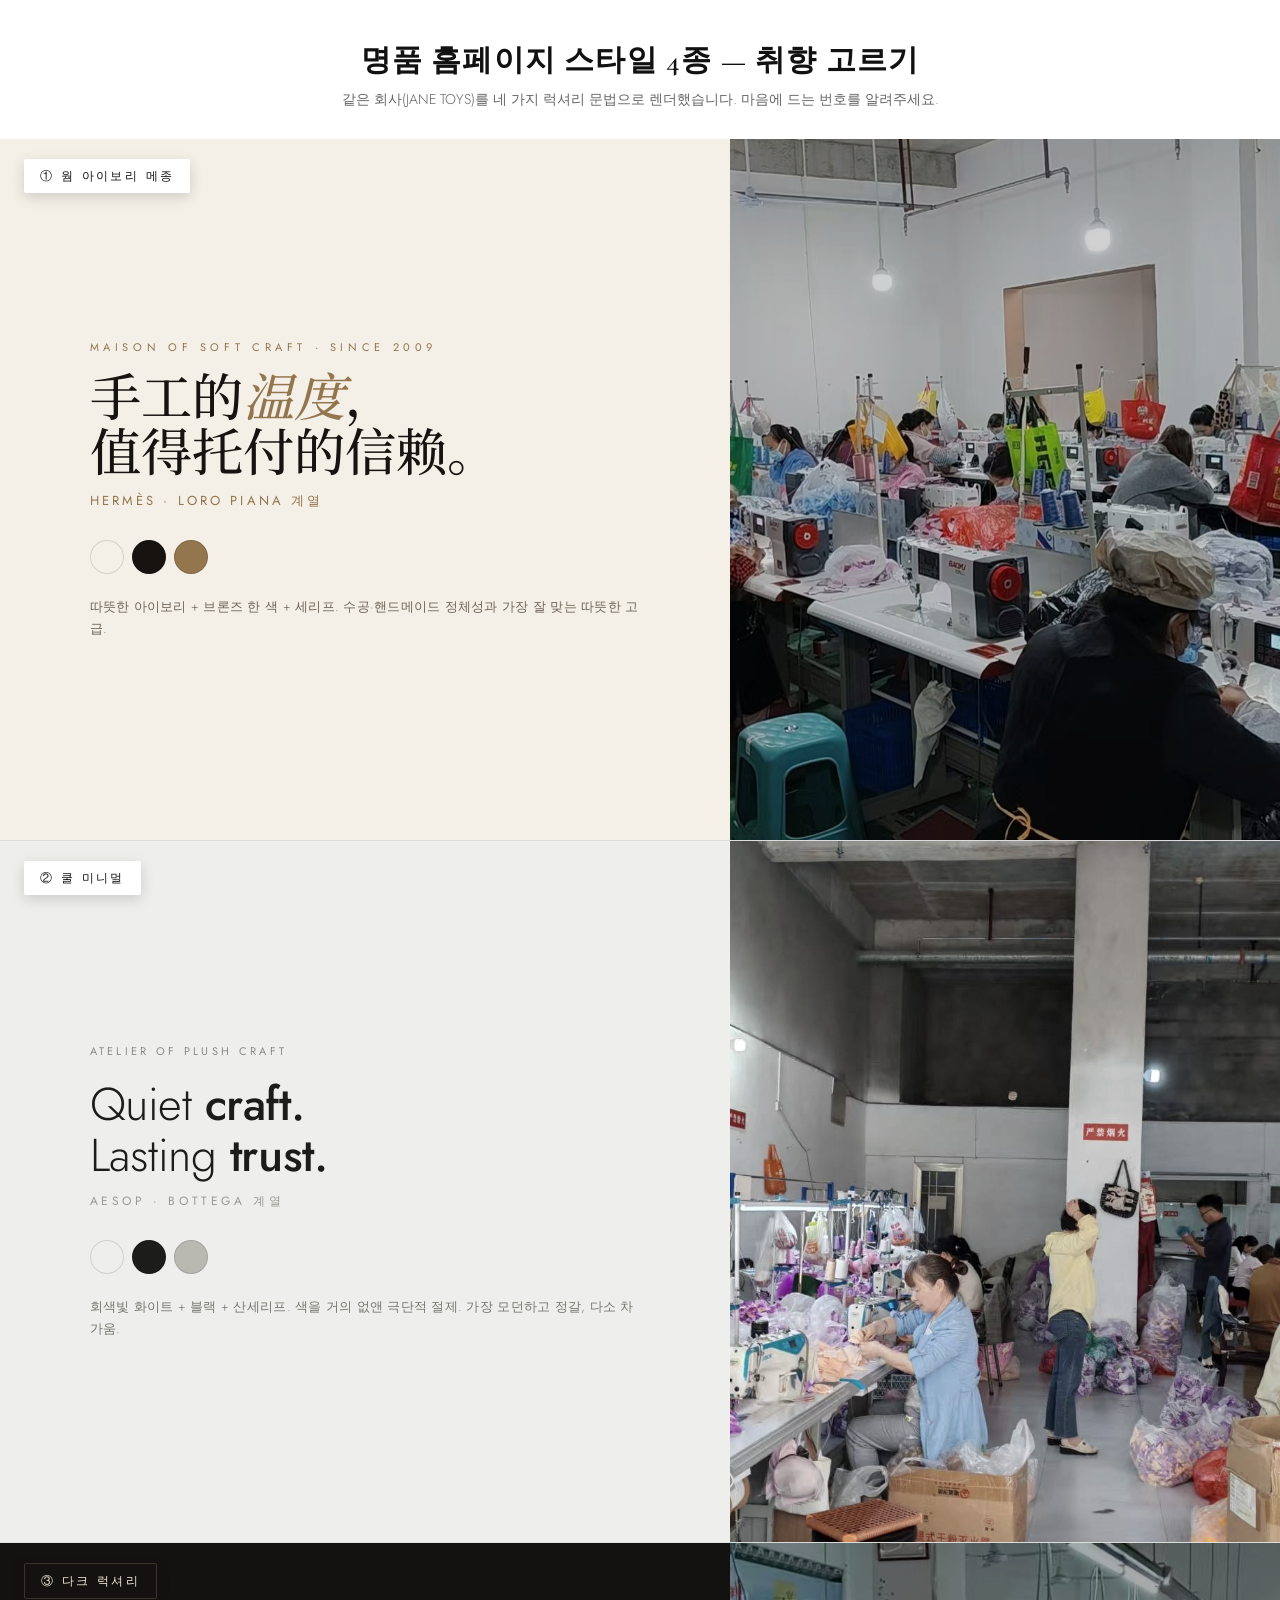
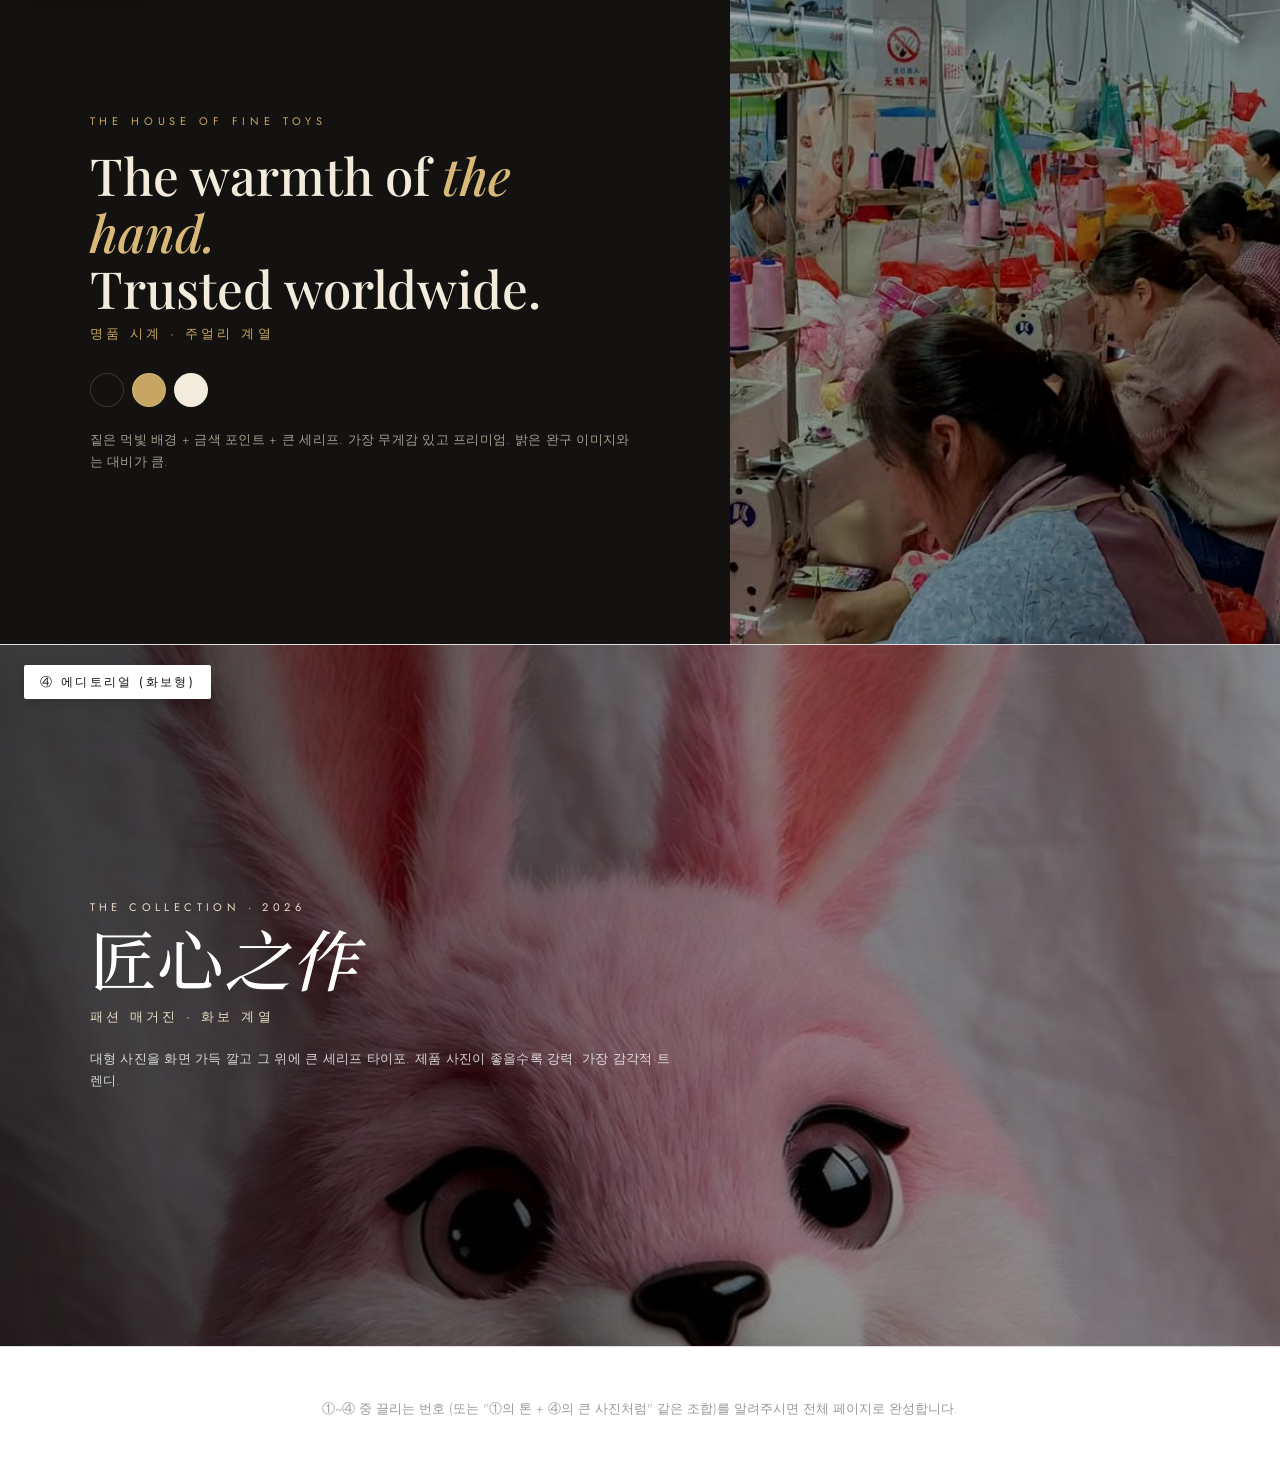
<file: demo-gallery.html>
<!DOCTYPE html>
<html lang="ko">
<head>
<meta charset="UTF-8" />
<meta name="viewport" content="width=device-width, initial-scale=1.0" />
<title>명품 스타일 4종 비교 · JANE TOYS</title>
<link rel="preconnect" href="https://fonts.googleapis.com" />
<link rel="preconnect" href="https://fonts.gstatic.com" crossorigin />
<link href="https://fonts.googleapis.com/css2?family=Cormorant+Garamond:ital,wght@0,500;0,600;1,500&family=Noto+Serif+SC:wght@500;600;700&family=Noto+Sans+SC:wght@300;400;500&family=Jost:wght@300;400;500&family=Playfair+Display:ital,wght@0,500;0,700;1,500&display=swap" rel="stylesheet" />
<style>
  *{box-sizing:border-box;margin:0;padding:0}
  body{font-family:"Jost",sans-serif;color:#111;background:#fff}
  .band{position:relative;min-height:78vh;display:flex;overflow:hidden;border-bottom:1px solid #ddd}
  .tagno{position:absolute;top:20px;left:24px;z-index:9;font-family:"Jost";font-size:12px;letter-spacing:.2em;
    background:#fff;color:#111;padding:8px 16px;border-radius:2px;box-shadow:0 4px 14px rgba(0,0,0,.15)}
  .half-img{flex:1;position:relative;overflow:hidden;background:#1a1a1a}
  .half-img img{width:100%;height:100%;object-fit:cover;position:absolute;inset:0}
  .half-txt{flex:1;display:flex;flex-direction:column;justify-content:center;padding:8% 7%}
  .chips{display:flex;gap:8px;margin-top:30px}
  .chip{width:34px;height:34px;border-radius:50%;border:1px solid rgba(0,0,0,.12)}
  .style-note{margin-top:22px;font-family:"Jost";font-weight:300;font-size:13px;letter-spacing:.02em;line-height:1.7}
  .lbl{font-family:"Jost";text-transform:uppercase;font-weight:400}

  /* ============ 1. WARM IVORY MAISON ============ */
  .m1{background:#f4efe7}
  .m1 .half-img img{filter:grayscale(.15) brightness(.82)}
  .m1 .lbl{letter-spacing:.42em;font-size:11px;color:#93764e}
  .m1 h2{font-family:"Cormorant Garamond","Noto Serif SC",serif;font-weight:500;font-size:clamp(34px,4vw,60px);line-height:1.08;margin-top:18px;color:#161310}
  .m1 h2 em{font-style:italic;color:#93764e}
  .m1 .style-note{color:#6f6558}
  .m1 .kname{font-family:"Jost";font-size:13px;letter-spacing:.24em;color:#93764e;text-transform:uppercase;margin-top:8px}

  /* ============ 2. COOL MINIMAL ============ */
  .m2{background:#eeeeec}
  .m2 .half-txt{order:-1}
  .m2 .half-img img{filter:grayscale(.4) contrast(1.03)}
  .m2 .lbl{letter-spacing:.3em;font-size:11px;color:#8a8a86}
  .m2 h2{font-family:"Jost";font-weight:300;font-size:clamp(30px,3.6vw,52px);line-height:1.12;margin-top:20px;color:#1c1c1a;letter-spacing:-.01em}
  .m2 h2 b{font-weight:500}
  .m2 .style-note{color:#77776f}
  .m2 .kname{font-family:"Jost";font-weight:400;font-size:12px;letter-spacing:.3em;color:#9a9a94;text-transform:uppercase;margin-top:10px}

  /* ============ 3. DARK LUXURY (gold) ============ */
  .m3{background:#141210}
  .m3 .half-img img{filter:grayscale(.2) brightness(.66) contrast(1.05)}
  .m3 .lbl{letter-spacing:.44em;font-size:11px;color:#c6a662}
  .m3 h2{font-family:"Playfair Display","Noto Serif SC",serif;font-weight:500;font-size:clamp(34px,4vw,60px);line-height:1.1;margin-top:18px;color:#f3ecdd}
  .m3 h2 em{font-style:italic;color:#d8b978}
  .m3 .style-note{color:#a49b8b}
  .m3 .kname{font-family:"Jost";font-size:13px;letter-spacing:.26em;color:#c6a662;text-transform:uppercase;margin-top:8px}
  .m3 .chip{border-color:rgba(255,255,255,.15)}

  /* ============ 4. EDITORIAL (photo overlay) ============ */
  .m4{background:#000}
  .m4 .full{position:absolute;inset:0}
  .m4 .full img{width:100%;height:100%;object-fit:cover;filter:brightness(.6) grayscale(.1)}
  .m4 .full::after{content:"";position:absolute;inset:0;background:linear-gradient(90deg,rgba(0,0,0,.55),transparent 60%)}
  .m4 .over{position:relative;z-index:3;display:flex;flex-direction:column;justify-content:center;padding:8% 7%;color:#fff;max-width:60%}
  .m4 .lbl{letter-spacing:.4em;font-size:11px;color:#e9dcc4}
  .m4 h2{font-family:"Cormorant Garamond","Noto Serif SC",serif;font-weight:500;font-size:clamp(40px,5.2vw,78px);line-height:1.02;margin-top:16px}
  .m4 h2 em{font-style:italic}
  .m4 .style-note{color:rgba(255,255,255,.8)}
  .m4 .kname{font-family:"Jost";font-size:13px;letter-spacing:.26em;color:#e9dcc4;text-transform:uppercase;margin-top:8px}

  @media(max-width:820px){
    .band{flex-direction:column;min-height:auto}
    .half-img{min-height:300px}
    .m4 .over{max-width:100%}
  }
  .intro{padding:40px 24px 30px;text-align:center;font-family:"Jost"}
  .intro h1{font-family:"Cormorant Garamond",serif;font-weight:600;font-size:30px;letter-spacing:.04em}
  .intro p{color:#666;font-size:14px;margin-top:8px;font-weight:300}
</style>
</head>
<body>
  <div class="intro">
    <h1>명품 홈페이지 스타일 4종 — 취향 고르기</h1>
    <p>같은 회사(JANE TOYS)를 네 가지 럭셔리 문법으로 렌더했습니다. 마음에 드는 번호를 알려주세요.</p>
  </div>

  <!-- 1 -->
  <section class="band m1">
    <div class="tagno">① 웜 아이보리 메종</div>
    <div class="half-txt">
      <span class="lbl">Maison of Soft Craft · Since 2009</span>
      <h2>手工的<em>温度</em>，<br/>值得托付的信赖。</h2>
      <div class="kname">Hermès · Loro Piana 계열</div>
      <div class="chips"><span class="chip" style="background:#f4efe7"></span><span class="chip" style="background:#161310"></span><span class="chip" style="background:#93764e"></span></div>
      <p class="style-note">따뜻한 아이보리 + 브론즈 한 색 + 세리프. 수공·핸드메이드 정체성과 가장 잘 맞는 따뜻한 고급.</p>
    </div>
    <div class="half-img"><img src="assets/img/image7.jpeg" alt="" /></div>
  </section>

  <!-- 2 -->
  <section class="band m2">
    <div class="tagno">② 쿨 미니멀</div>
    <div class="half-txt">
      <span class="lbl">Atelier of Plush Craft</span>
      <h2>Quiet <b>craft.</b><br/>Lasting <b>trust.</b></h2>
      <div class="kname">Aesop · Bottega 계열</div>
      <div class="chips"><span class="chip" style="background:#eeeeec"></span><span class="chip" style="background:#1c1c1a"></span><span class="chip" style="background:#b9b9b2"></span></div>
      <p class="style-note">회색빛 화이트 + 블랙 + 산세리프. 색을 거의 없앤 극단적 절제. 가장 모던하고 정갈, 다소 차가움.</p>
    </div>
    <div class="half-img"><img src="assets/img/image6.jpeg" alt="" /></div>
  </section>

  <!-- 3 -->
  <section class="band m3">
    <div class="tagno" style="background:#141210;color:#f3ecdd;border:1px solid #3a352c">③ 다크 럭셔리</div>
    <div class="half-txt">
      <span class="lbl">The House of Fine Toys</span>
      <h2>The warmth of <em>the hand.</em><br/>Trusted worldwide.</h2>
      <div class="kname">명품 시계 · 주얼리 계열</div>
      <div class="chips"><span class="chip" style="background:#141210"></span><span class="chip" style="background:#c6a662"></span><span class="chip" style="background:#f3ecdd"></span></div>
      <p class="style-note">짙은 먹빛 배경 + 금색 포인트 + 큰 세리프. 가장 무게감 있고 프리미엄. 밝은 완구 이미지와는 대비가 큼.</p>
    </div>
    <div class="half-img"><img src="assets/img/image8.jpeg" alt="" /></div>
  </section>

  <!-- 4 -->
  <section class="band m4">
    <div class="tagno">④ 에디토리얼 (화보형)</div>
    <div class="full"><img src="assets/img/image20.jpeg" alt="" /></div>
    <div class="over">
      <span class="lbl">The Collection · 2026</span>
      <h2>匠心<em>之作</em></h2>
      <div class="kname">패션 매거진 · 화보 계열</div>
      <p class="style-note">대형 사진을 화면 가득 깔고 그 위에 큰 세리프 타이포. 제품 사진이 좋을수록 강력. 가장 감각적·트렌디.</p>
    </div>
  </section>

  <div class="intro" style="padding:44px 24px 60px">
    <p style="color:#999;font-size:13px">①~④ 중 끌리는 번호 (또는 "①의 톤 + ④의 큰 사진처럼" 같은 조합)를 알려주시면 전체 페이지로 완성합니다.</p>
  </div>
</body>
</html>
</file>
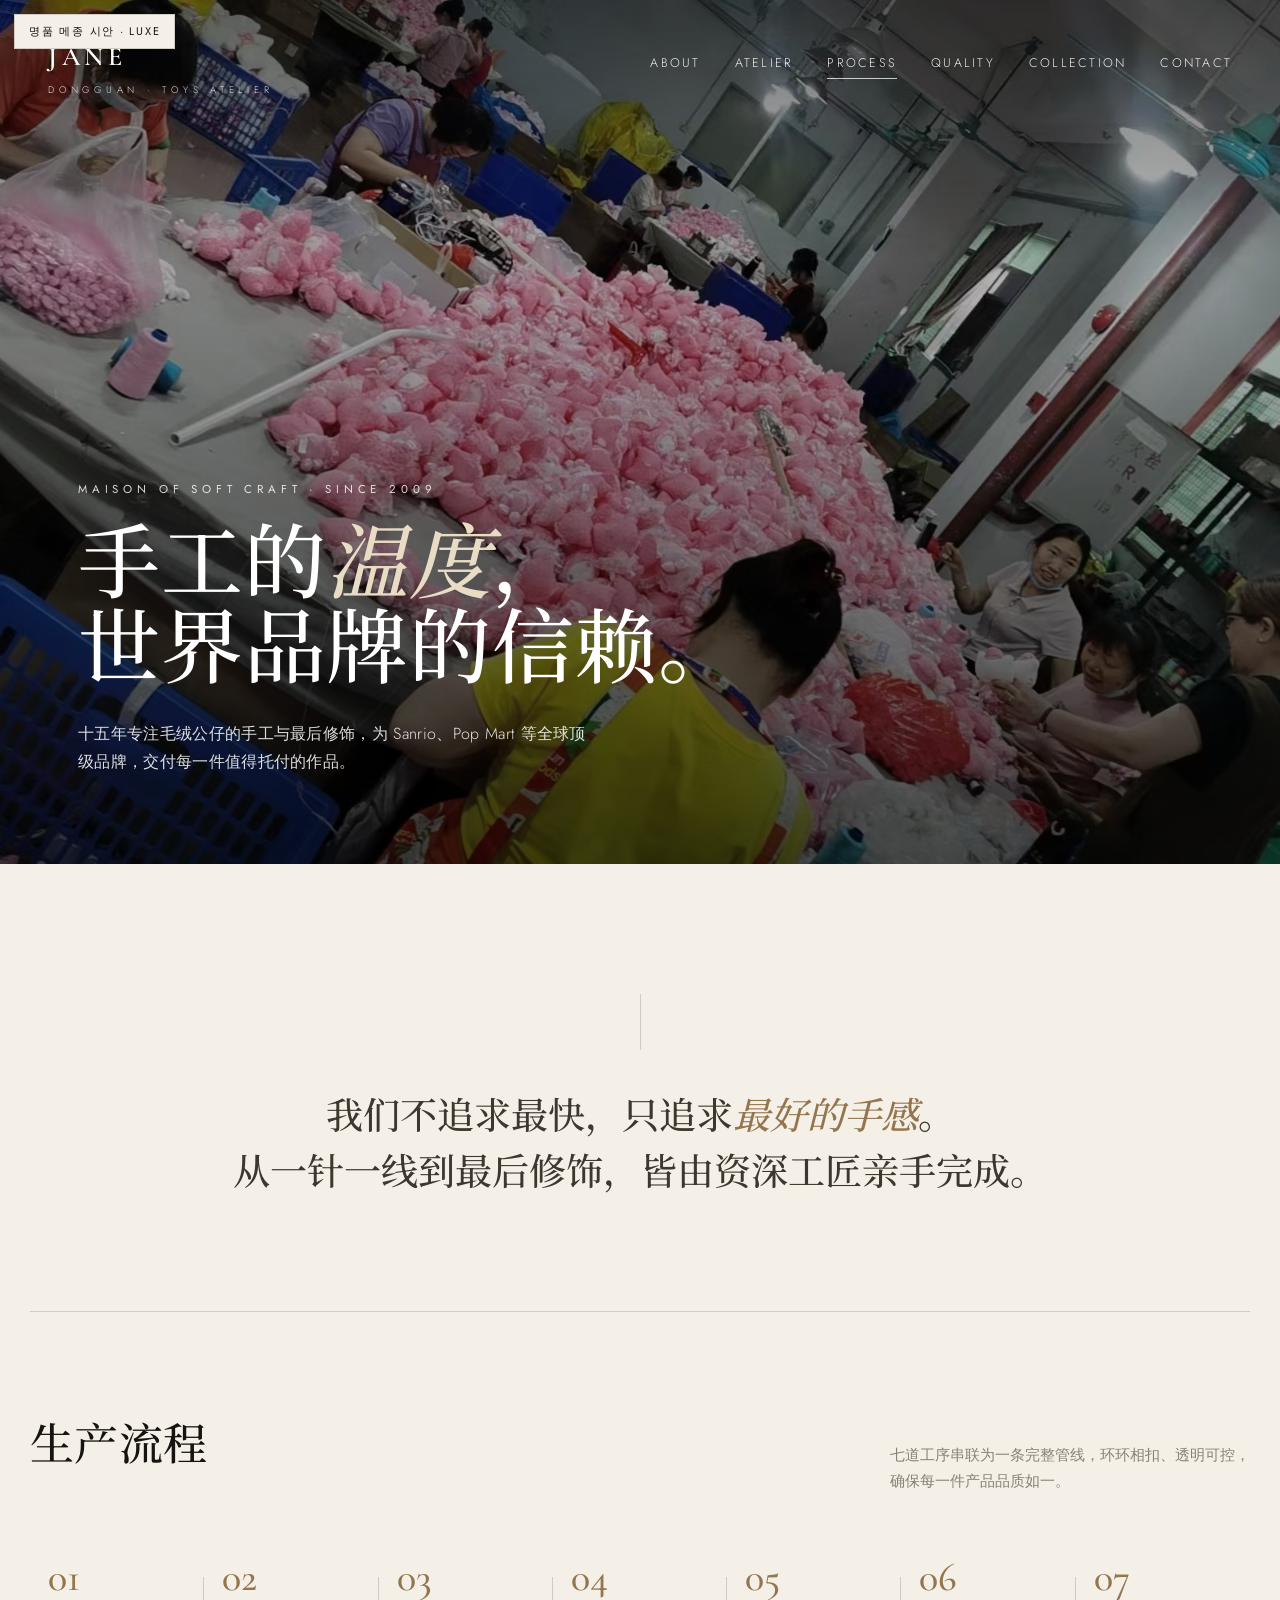
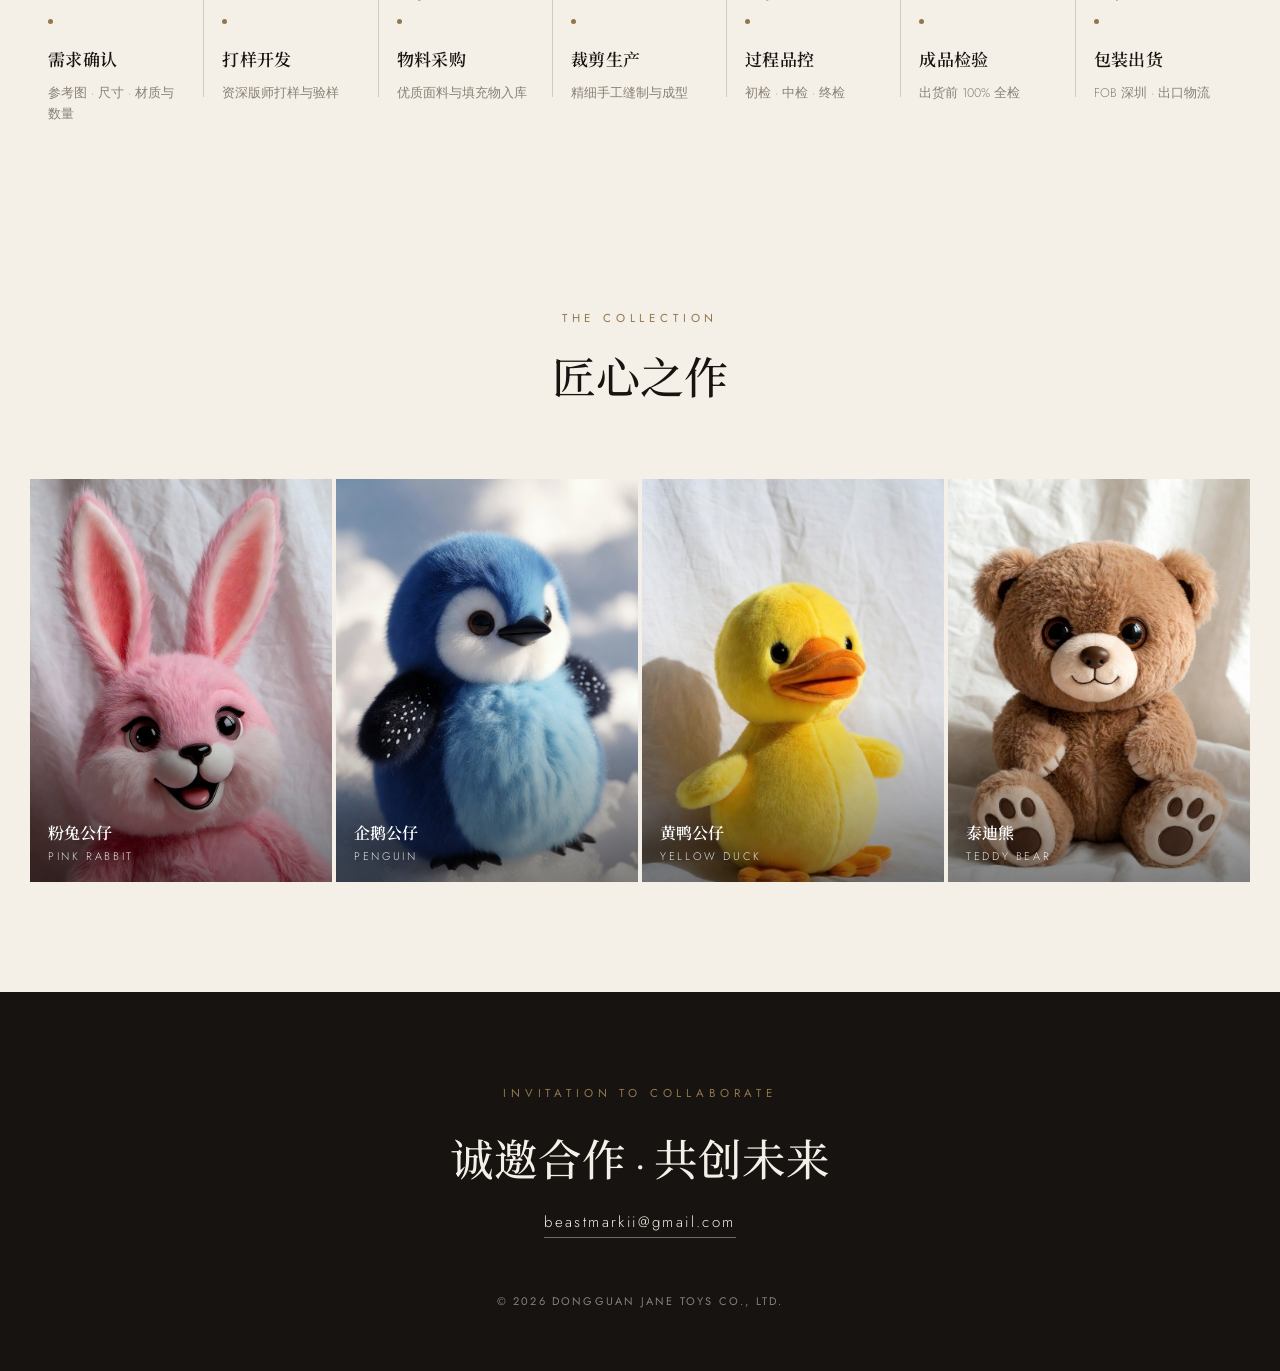
<file: demo-luxe.html>
<!DOCTYPE html>
<html lang="zh-CN">
<head>
<meta charset="UTF-8" />
<meta name="viewport" content="width=device-width, initial-scale=1.0" />
<title>명품 메종 시안 · JANE TOYS</title>
<link rel="preconnect" href="https://fonts.googleapis.com" />
<link rel="preconnect" href="https://fonts.gstatic.com" crossorigin />
<link href="https://fonts.googleapis.com/css2?family=Cormorant+Garamond:ital,wght@0,400;0,500;0,600;1,500&family=Noto+Serif+SC:wght@400;500;600;700&family=Jost:wght@300;400;500&display=swap" rel="stylesheet" />
<style>
  :root{
    --paper:#f4efe7;      /* ivory */
    --paper-2:#ece5da;
    --ink:#161310;        /* near-black */
    --ink-2:#3d372f;
    --mute:#8a8175;
    --bronze:#93764e;     /* single restrained accent */
    --hair:rgba(22,19,16,.16);
  }
  *{box-sizing:border-box;margin:0;padding:0}
  html{scroll-behavior:smooth}
  body{background:var(--paper);color:var(--ink);
    font-family:"Jost","Noto Serif SC",sans-serif;-webkit-font-smoothing:antialiased;line-height:1.75}
  .serif{font-family:"Cormorant Garamond","Noto Serif SC",serif}
  .label{font-family:"Jost",sans-serif;text-transform:uppercase;letter-spacing:.42em;font-size:11.5px;font-weight:400;color:var(--bronze)}
  .wrap{max-width:1220px;margin:0 auto;padding:0 48px}

  /* ---------- header ---------- */
  header{position:absolute;top:0;left:0;right:0;z-index:5;
    display:flex;align-items:center;justify-content:space-between;padding:34px 48px;color:#fff}
  header .mark{font-family:"Cormorant Garamond",serif;font-weight:600;font-size:26px;letter-spacing:.18em}
  header .mark small{display:block;font-family:"Jost";font-size:9.5px;letter-spacing:.5em;font-weight:300;margin-top:2px;opacity:.85}
  header nav{display:flex;gap:34px;font-family:"Jost";font-size:12.5px;letter-spacing:.18em;text-transform:uppercase;font-weight:300}
  header nav a{color:rgba(255,255,255,.9);text-decoration:none}
  header nav a.on{border-bottom:1px solid rgba(255,255,255,.75);padding-bottom:3px}

  /* ---------- hero ---------- */
  .hero{position:relative;height:96vh;min-height:640px;display:flex;align-items:flex-end;
    background:#111;overflow:hidden}
  .hero img{position:absolute;inset:0;width:100%;height:100%;object-fit:cover;
    filter:grayscale(.15) brightness(.72) contrast(1.02);transform:scale(1.04);
    animation:slowzoom 18s ease-out forwards}
  @keyframes slowzoom{to{transform:scale(1)}}
  .hero::after{content:"";position:absolute;inset:0;
    background:linear-gradient(180deg,rgba(0,0,0,.35) 0%,transparent 30%,rgba(0,0,0,.55) 100%)}
  .hero-inner{position:relative;z-index:3;color:#fff;padding:0 48px 88px;max-width:1220px;margin:0 auto;width:100%}
  .hero .label{color:rgba(255,255,255,.82)}
  .hero h1{font-family:"Cormorant Garamond","Noto Serif SC",serif;font-weight:500;
    font-size:clamp(46px,6.4vw,90px);line-height:1.04;letter-spacing:.01em;margin:22px 0 0}
  .hero h1 em{font-style:italic;color:#e9dcc4}
  .hero .sub{margin-top:26px;max-width:520px;font-family:"Jost";font-weight:300;font-size:16px;
    letter-spacing:.02em;color:rgba(255,255,255,.86)}

  /* ---------- statement ---------- */
  .statement{text-align:center;padding:130px 0 110px}
  .statement .line{width:1px;height:56px;background:var(--hair);margin:0 auto 40px}
  .statement p{font-family:"Cormorant Garamond","Noto Serif SC",serif;font-weight:500;
    font-size:clamp(24px,2.9vw,38px);line-height:1.5;max-width:900px;margin:0 auto;color:var(--ink-2)}
  .statement p em{font-style:italic;color:var(--bronze)}

  /* ---------- process (editorial flow) ---------- */
  .process{border-top:1px solid var(--hair);padding:96px 0 40px}
  .process .head{display:flex;justify-content:space-between;align-items:baseline;margin-bottom:64px;flex-wrap:wrap;gap:16px}
  .process .head h2{font-family:"Cormorant Garamond","Noto Serif SC",serif;font-weight:500;font-size:44px;letter-spacing:.01em}
  .process .head p{max-width:360px;color:var(--mute);font-family:"Jost";font-weight:300;font-size:14.5px}

  .steps{display:grid;grid-template-columns:repeat(7,1fr)}
  .step{position:relative;padding:0 18px 34px}
  .step:not(:last-child)::after{content:"";position:absolute;top:20px;right:0;width:1px;height:120px;background:var(--hair)}
  .step .no{font-family:"Cormorant Garamond",serif;font-weight:500;font-size:40px;color:var(--bronze);line-height:1}
  .step .dot{width:5px;height:5px;border-radius:50%;background:var(--bronze);margin:22px 0 20px}
  .step .nm{font-family:"Noto Serif SC",serif;font-weight:600;font-size:17px;letter-spacing:.02em}
  .step .ds{margin-top:9px;font-family:"Jost";font-weight:300;font-size:12.5px;color:var(--mute);line-height:1.65}
  @media(max-width:1000px){
    .steps{grid-template-columns:1fr 1fr}
    .step::after{display:none}
    .step{border-top:1px solid var(--hair);padding:26px 0}
  }

  /* ---------- product editorial ---------- */
  .showcase{padding:110px 0}
  .showcase .label{text-align:center;display:block;margin-bottom:14px}
  .showcase h2{text-align:center;font-family:"Cormorant Garamond","Noto Serif SC",serif;font-weight:500;font-size:44px;margin-bottom:60px}
  .grid{display:grid;grid-template-columns:repeat(4,1fr);gap:4px}
  .frame{position:relative;aspect-ratio:3/4;overflow:hidden;background:var(--paper-2)}
  .frame img{width:100%;height:100%;object-fit:cover;filter:grayscale(.05);transition:transform 1.1s ease,filter .6s ease}
  .frame:hover img{transform:scale(1.06);filter:grayscale(0)}
  .frame figcaption{position:absolute;left:18px;bottom:16px;color:#fff;z-index:2}
  .frame figcaption .c{font-family:"Noto Serif SC",serif;font-weight:600;font-size:16px}
  .frame figcaption .e{font-family:"Jost";font-weight:300;font-size:11px;letter-spacing:.24em;text-transform:uppercase;opacity:.85}
  .frame::after{content:"";position:absolute;inset:0;background:linear-gradient(180deg,transparent 55%,rgba(0,0,0,.5))}
  @media(max-width:820px){.grid{grid-template-columns:1fr 1fr}}

  /* ---------- footer strip ---------- */
  .foot{background:var(--ink);color:var(--paper);padding:86px 0 60px;text-align:center}
  .foot .label{color:var(--bronze)}
  .foot h3{font-family:"Cormorant Garamond","Noto Serif SC",serif;font-weight:500;font-size:clamp(28px,3.4vw,44px);margin:18px 0 8px}
  .foot a.mailto{color:var(--paper);text-decoration:none;font-family:"Jost";font-weight:300;letter-spacing:.16em;border-bottom:1px solid rgba(244,239,231,.4);padding-bottom:4px;font-size:15px}
  .foot .copy{margin-top:56px;font-family:"Jost";font-size:11px;letter-spacing:.2em;color:rgba(244,239,231,.5);text-transform:uppercase}

  .badge{position:fixed;top:14px;left:14px;background:var(--paper);color:var(--ink);font-family:"Jost";font-size:11px;letter-spacing:.16em;padding:7px 14px;z-index:20;border:1px solid var(--hair)}
</style>
</head>
<body>
  <div class="badge">명품 메종 시안 · LUXE</div>

  <header>
    <div class="mark">JANE<small>DONGGUAN · TOYS ATELIER</small></div>
    <nav><a>ABOUT</a><a>ATELIER</a><a class="on">PROCESS</a><a>QUALITY</a><a>COLLECTION</a><a>CONTACT</a></nav>
  </header>

  <!-- HERO -->
  <section class="hero">
    <img src="assets/img/image5.jpeg" alt="" onerror="this.style.background='#1a1a1a';this.style.display='block'" />
    <div class="hero-inner">
      <span class="label">Maison of Soft Craft · Since 2009</span>
      <h1>手工的<em>温度</em>，<br/>世界品牌的信赖。</h1>
      <p class="sub">十五年专注毛绒公仔的手工与最后修饰，为 Sanrio、Pop Mart 等全球顶级品牌，交付每一件值得托付的作品。</p>
    </div>
  </section>

  <!-- STATEMENT -->
  <section class="statement wrap">
    <div class="line"></div>
    <p>我们不追求最快，只追求<em>最好的手感</em>。<br/>从一针一线到最后修饰，皆由资深工匠亲手完成。</p>
  </section>

  <!-- PROCESS -->
  <section class="process wrap">
    <div class="head">
      <h2 class="serif">生产流程</h2>
      <p>七道工序串联为一条完整管线，环环相扣、透明可控，确保每一件产品品质如一。</p>
    </div>
    <div class="steps">
      <div class="step"><div class="no">01</div><div class="dot"></div><div class="nm">需求确认</div><div class="ds">参考图 · 尺寸 · 材质与数量</div></div>
      <div class="step"><div class="no">02</div><div class="dot"></div><div class="nm">打样开发</div><div class="ds">资深版师打样与验样</div></div>
      <div class="step"><div class="no">03</div><div class="dot"></div><div class="nm">物料采购</div><div class="ds">优质面料与填充物入库</div></div>
      <div class="step"><div class="no">04</div><div class="dot"></div><div class="nm">裁剪生产</div><div class="ds">精细手工缝制与成型</div></div>
      <div class="step"><div class="no">05</div><div class="dot"></div><div class="nm">过程品控</div><div class="ds">初检 · 中检 · 终检</div></div>
      <div class="step"><div class="no">06</div><div class="dot"></div><div class="nm">成品检验</div><div class="ds">出货前 100% 全检</div></div>
      <div class="step"><div class="no">07</div><div class="dot"></div><div class="nm">包装出货</div><div class="ds">FOB 深圳 · 出口物流</div></div>
    </div>
  </section>

  <!-- SHOWCASE -->
  <section class="showcase wrap">
    <span class="label">The Collection</span>
    <h2 class="serif">匠心之作</h2>
    <div class="grid">
      <figure class="frame"><img src="assets/img/image20.jpeg" alt="" /><figcaption><div class="c">粉兔公仔</div><div class="e">Pink Rabbit</div></figcaption></figure>
      <figure class="frame"><img src="assets/img/image21.jpeg" alt="" /><figcaption><div class="c">企鹅公仔</div><div class="e">Penguin</div></figcaption></figure>
      <figure class="frame"><img src="assets/img/image22.jpeg" alt="" /><figcaption><div class="c">黄鸭公仔</div><div class="e">Yellow Duck</div></figcaption></figure>
      <figure class="frame"><img src="assets/img/image23.jpeg" alt="" /><figcaption><div class="c">泰迪熊</div><div class="e">Teddy Bear</div></figcaption></figure>
    </div>
  </section>

  <!-- FOOTER -->
  <section class="foot">
    <div class="wrap">
      <span class="label">Invitation to Collaborate</span>
      <h3 class="serif">诚邀合作 · 共创未来</h3>
      <a class="mailto" href="mailto:beastmarkii@gmail.com">beastmarkii@gmail.com</a>
      <div class="copy">© 2026 Dongguan JANE Toys Co., Ltd.</div>
    </div>
  </section>
</body>
</html>
</file>
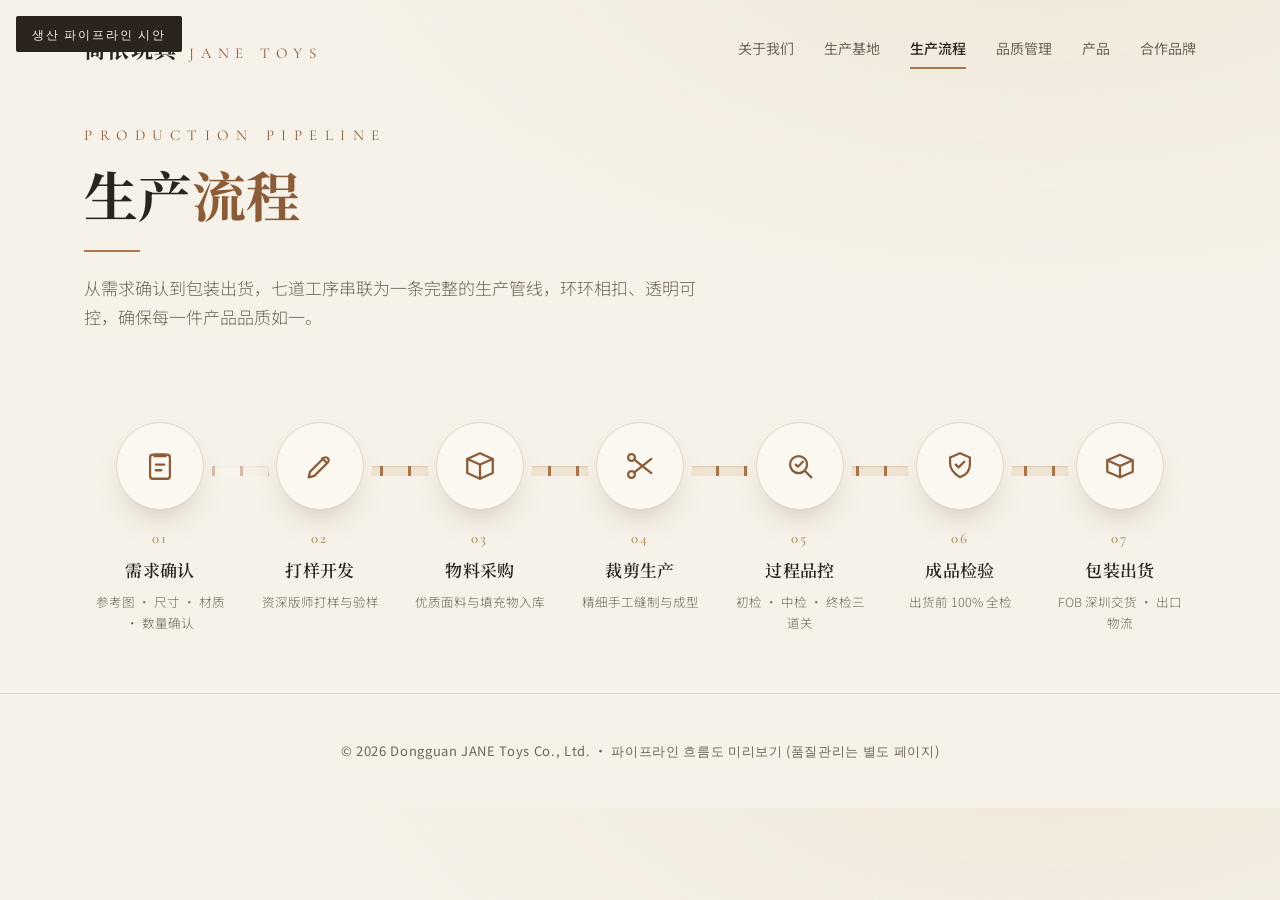
<file: demo-pipeline.html>
<!DOCTYPE html>
<html lang="zh-CN">
<head>
<meta charset="UTF-8" />
<meta name="viewport" content="width=device-width, initial-scale=1.0" />
<title>생산 파이프라인 흐름도 시안</title>
<link rel="preconnect" href="https://fonts.googleapis.com" />
<link rel="preconnect" href="https://fonts.gstatic.com" crossorigin />
<link href="https://fonts.googleapis.com/css2?family=Noto+Serif+SC:wght@500;600;700;900&family=Noto+Sans+SC:wght@300;400;500;700&family=Cormorant+Garamond:wght@500;600;700&display=swap" rel="stylesheet" />
<style>
  :root{
    --bg:#f6f1e9; --card:#fbf8f2; --ink:#2b241d; --ink-soft:#6f6558;
    --line:#e0d6c6; --accent:#a9764c; --accent-deep:#8a5c37; --gold:#b89b6a;
    --pipe:#efe4d3;
  }
  *{box-sizing:border-box;margin:0;padding:0}
  body{
    background:radial-gradient(1200px 640px at 82% -12%, #efe7d8 0%, transparent 62%), var(--bg);
    color:var(--ink); font-family:"Noto Sans SC",sans-serif;
    -webkit-font-smoothing:antialiased; line-height:1.7;
  }
  .wrap{max-width:1200px;margin:0 auto;padding:0 44px}
  header{display:flex;align-items:center;justify-content:space-between;max-width:1200px;margin:0 auto;padding:30px 44px}
  .brand{display:flex;align-items:baseline;gap:12px}
  .brand .cn{font-family:"Noto Serif SC",serif;font-weight:700;font-size:22px;letter-spacing:.06em}
  .brand .en{font-family:"Cormorant Garamond",serif;font-size:15px;letter-spacing:.42em;color:var(--accent-deep);text-transform:uppercase}
  nav{display:flex;gap:30px;font-size:14px;color:var(--ink-soft)}
  nav a{color:inherit;text-decoration:none}
  nav a.on{color:var(--ink);font-weight:500;position:relative}
  nav a.on::after{content:"";position:absolute;left:0;right:0;bottom:-8px;height:1.5px;background:var(--accent)}

  .hero{padding-top:26px}
  .tag{font-family:"Cormorant Garamond",serif;font-size:15px;letter-spacing:.5em;color:var(--accent-deep);text-transform:uppercase;display:block;margin-bottom:14px}
  h1{font-family:"Noto Serif SC",serif;font-weight:700;font-size:54px;line-height:1.14}
  h1 .em{color:var(--accent-deep)}
  .rule{width:56px;height:2px;background:var(--accent);margin:26px 0 22px}
  .lead{max-width:640px;color:var(--ink-soft);font-size:17px;font-weight:300}

  /* ============ PIPELINE ============ */
  .pipeline{position:relative;margin:70px 0 30px;padding:20px 0}
  .rail{display:flex;align-items:flex-start;justify-content:space-between;position:relative;gap:8px}
  /* the flowing pipe behind the nodes */
  .rail::before{
    content:"";position:absolute;left:44px;right:44px;top:44px;height:10px;
    border-radius:999px;
    background:
      linear-gradient(90deg,var(--accent) 0 12%, transparent 12% 100%) 0/28px 100% repeat-x,
      var(--pipe);
    background-blend-mode:normal;
    box-shadow:inset 0 1px 2px rgba(120,90,55,.18);
  }
  /* animated flow shimmer */
  .rail::after{
    content:"";position:absolute;left:44px;right:44px;top:44px;height:10px;border-radius:999px;
    background:linear-gradient(90deg,transparent 0, rgba(255,255,255,.85) 45%, transparent 90%);
    background-size:220px 100%;background-repeat:no-repeat;
    animation:flow 3.4s linear infinite;
    mix-blend-mode:screen;opacity:.7;
  }
  @keyframes flow{0%{background-position:-240px 0}100%{background-position:calc(100% + 240px) 0}}

  .stage{position:relative;z-index:2;flex:1 1 0;display:flex;flex-direction:column;align-items:center;text-align:center;min-width:0}
  .medallion{
    width:88px;height:88px;border-radius:50%;background:var(--card);
    border:1.5px solid var(--line);
    display:flex;align-items:center;justify-content:center;
    box-shadow:0 16px 34px -20px rgba(110,80,45,.55), 0 0 0 8px var(--bg);
    transition:transform .3s ease, box-shadow .3s ease;
  }
  .medallion svg{width:34px;height:34px;stroke:var(--accent-deep);fill:none;stroke-width:1.6;stroke-linecap:round;stroke-linejoin:round}
  .stage:hover .medallion{transform:translateY(-6px);box-shadow:0 24px 40px -18px rgba(110,80,45,.6),0 0 0 8px var(--bg)}
  .num{
    margin-top:16px;font-family:"Cormorant Garamond",serif;font-weight:600;font-size:15px;
    letter-spacing:.16em;color:var(--gold);
  }
  .nm{font-family:"Noto Serif SC",serif;font-weight:600;font-size:17px;margin-top:4px;letter-spacing:.02em}
  .desc{font-size:12.5px;color:var(--ink-soft);font-weight:300;margin-top:6px;max-width:130px}

  @media(max-width:920px){
    .rail{flex-direction:column;gap:0;padding-left:6px}
    .rail::before,.rail::after{left:49px;right:auto;top:20px;bottom:20px;width:10px;height:auto}
    .rail::before{background:
      linear-gradient(180deg,var(--accent) 0 12%, transparent 12% 100%) 0/100% 28px repeat-y, var(--pipe);}
    @keyframes flow{0%{background-position:0 -240px}100%{background-position:0 calc(100% + 240px)}}
    .rail::after{background:linear-gradient(180deg,transparent 0,rgba(255,255,255,.85) 45%,transparent 90%);background-size:100% 220px}
    .stage{flex-direction:row;align-items:center;text-align:left;gap:22px;padding:16px 0}
    .desc{max-width:none}
    .num{margin-top:0}
  }

  footer{padding:46px 0;border-top:1px solid var(--line);margin-top:40px;color:var(--ink-soft);font-size:13px;text-align:center;letter-spacing:.05em}
  .badge{position:fixed;top:16px;left:16px;background:var(--ink);color:var(--bg);font-size:12px;letter-spacing:.15em;padding:8px 16px;border-radius:2px;z-index:9}
</style>
</head>
<body>
  <div class="badge">생산 파이프라인 시안</div>
  <header>
    <div class="brand"><span class="cn">简依玩具</span><span class="en">Jane Toys</span></div>
    <nav><a>关于我们</a><a>生产基地</a><a class="on">生产流程</a><a>品质管理</a><a>产品</a><a>合作品牌</a></nav>
  </header>

  <div class="wrap hero">
    <span class="tag">Production Pipeline</span>
    <h1>生产<span class="em">流程</span></h1>
    <div class="rule"></div>
    <p class="lead">从需求确认到包装出货，七道工序串联为一条完整的生产管线，环环相扣、透明可控，确保每一件产品品质如一。</p>
  </div>

  <div class="wrap">
    <div class="pipeline">
      <div class="rail">
        <div class="stage">
          <div class="medallion"><svg viewBox="0 0 24 24"><path d="M9 4h6a1 1 0 0 1 1 1v0H8v0a1 1 0 0 1 1-1z"/><rect x="5" y="4" width="14" height="17" rx="2"/><path d="M9 11h6M9 15h4"/></svg></div>
          <div class="num">01</div><div class="nm">需求确认</div><div class="desc">参考图 · 尺寸 · 材质 · 数量确认</div>
        </div>
        <div class="stage">
          <div class="medallion"><svg viewBox="0 0 24 24"><path d="M4 20l4-1 9.5-9.5a2.1 2.1 0 0 0-3-3L5 16l-1 4z"/><path d="M13.5 6.5l3 3"/></svg></div>
          <div class="num">02</div><div class="nm">打样开发</div><div class="desc">资深版师打样与验样</div>
        </div>
        <div class="stage">
          <div class="medallion"><svg viewBox="0 0 24 24"><path d="M3 7l9-4 9 4-9 4-9-4z"/><path d="M3 7v10l9 4 9-4V7"/><path d="M12 11v10"/></svg></div>
          <div class="num">03</div><div class="nm">物料采购</div><div class="desc">优质面料与填充物入库</div>
        </div>
        <div class="stage">
          <div class="medallion"><svg viewBox="0 0 24 24"><circle cx="6" cy="6" r="2.4"/><circle cx="6" cy="18" r="2.4"/><path d="M8 7.5L20 17M8 16.5L20 7"/></svg></div>
          <div class="num">04</div><div class="nm">裁剪生产</div><div class="desc">精细手工缝制与成型</div>
        </div>
        <div class="stage">
          <div class="medallion"><svg viewBox="0 0 24 24"><circle cx="11" cy="11" r="6"/><path d="M20 20l-4.5-4.5"/><path d="M9 11l1.5 1.5L14 9"/></svg></div>
          <div class="num">05</div><div class="nm">过程品控</div><div class="desc">初检 · 中检 · 终检三道关</div>
        </div>
        <div class="stage">
          <div class="medallion"><svg viewBox="0 0 24 24"><path d="M12 3l7 3v5c0 4.4-3 7.5-7 8.9C8 17.5 5 14.4 5 10V6l7-3z"/><path d="M9 11l2 2 4-4"/></svg></div>
          <div class="num">06</div><div class="nm">成品检验</div><div class="desc">出货前 100% 全检</div>
        </div>
        <div class="stage">
          <div class="medallion"><svg viewBox="0 0 24 24"><path d="M3 8l9-4 9 4v8l-9 4-9-4V8z"/><path d="M3 8l9 4 9-4M12 12v8"/></svg></div>
          <div class="num">07</div><div class="nm">包装出货</div><div class="desc">FOB 深圳交货 · 出口物流</div>
        </div>
      </div>
    </div>
  </div>

  <footer>© 2026 Dongguan JANE Toys Co., Ltd. · 파이프라인 흐름도 미리보기 (품질관리는 별도 페이지)</footer>
</body>
</html>
</file>
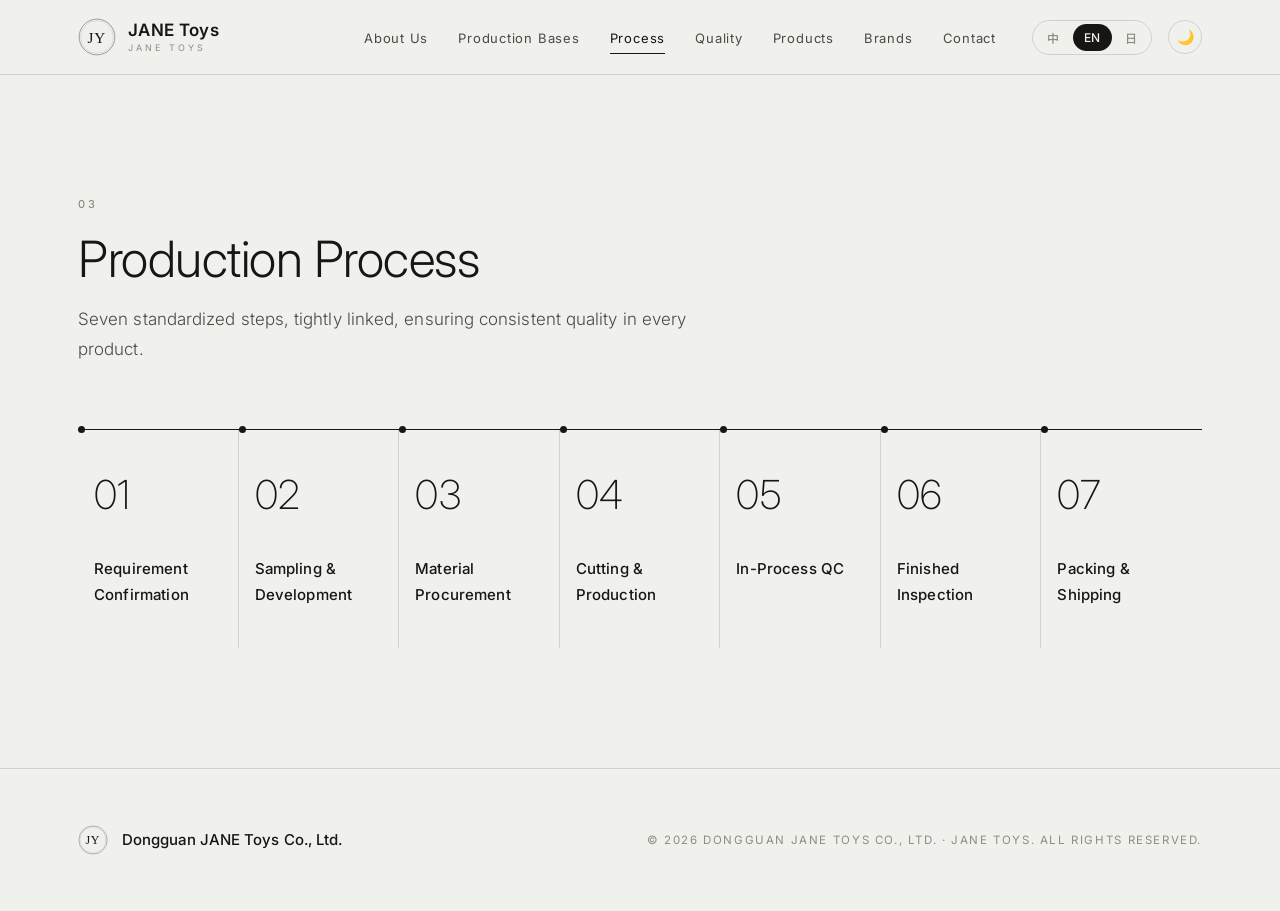
<file: process.html>
<!DOCTYPE html>
<html lang="zh-CN">
<head>
  <meta charset="UTF-8" />
  <meta name="viewport" content="width=device-width, initial-scale=1.0" />
  <title>生产流程 · 东莞简依玩具有限公司</title>
  <link rel="icon" href="assets/img/logo.svg" />
  <link rel="preconnect" href="https://fonts.googleapis.com" />
  <link rel="preconnect" href="https://fonts.gstatic.com" crossorigin />
  <link href="https://fonts.googleapis.com/css2?family=Inter:wght@300;400;500;600;700&family=Noto+Sans+SC:wght@300;400;500;700&family=Noto+Sans+JP:wght@300;400;500;700&display=swap" rel="stylesheet" />
  <link rel="stylesheet" href="styles.css?v=13" />
</head>
<body data-page="process">
  <div id="app-header"></div>

  <main>
    <section id="process" class="section">
      <div class="container">
        <p class="section-index">03</p>
        <h2 class="section-title" data-i18n="process.title">生产流程</h2>
        <p class="section-lead" data-i18n="process.lead">七道标准工序，环环相扣，确保每一件产品品质如一。</p>
        <ol class="process-flow">
          <li><span class="step-no">01</span><span class="step-name" data-i18n="process.step1">需求确认</span></li>
          <li><span class="step-no">02</span><span class="step-name" data-i18n="process.step2">打样开发</span></li>
          <li><span class="step-no">03</span><span class="step-name" data-i18n="process.step3">物料采购</span></li>
          <li><span class="step-no">04</span><span class="step-name" data-i18n="process.step4">裁剪生产</span></li>
          <li><span class="step-no">05</span><span class="step-name" data-i18n="process.step5">过程品控</span></li>
          <li><span class="step-no">06</span><span class="step-name" data-i18n="process.step6">成品检验</span></li>
          <li><span class="step-no">07</span><span class="step-name" data-i18n="process.step7">包装出货</span></li>
        </ol>
      </div>
    </section>
  </main>

  <div id="app-footer"></div>
  <script src="i18n.js?v=13"></script>
  <script src="layout.js?v=13"></script>
  <script src="script.js?v=13"></script>
</body>
</html>
</file>
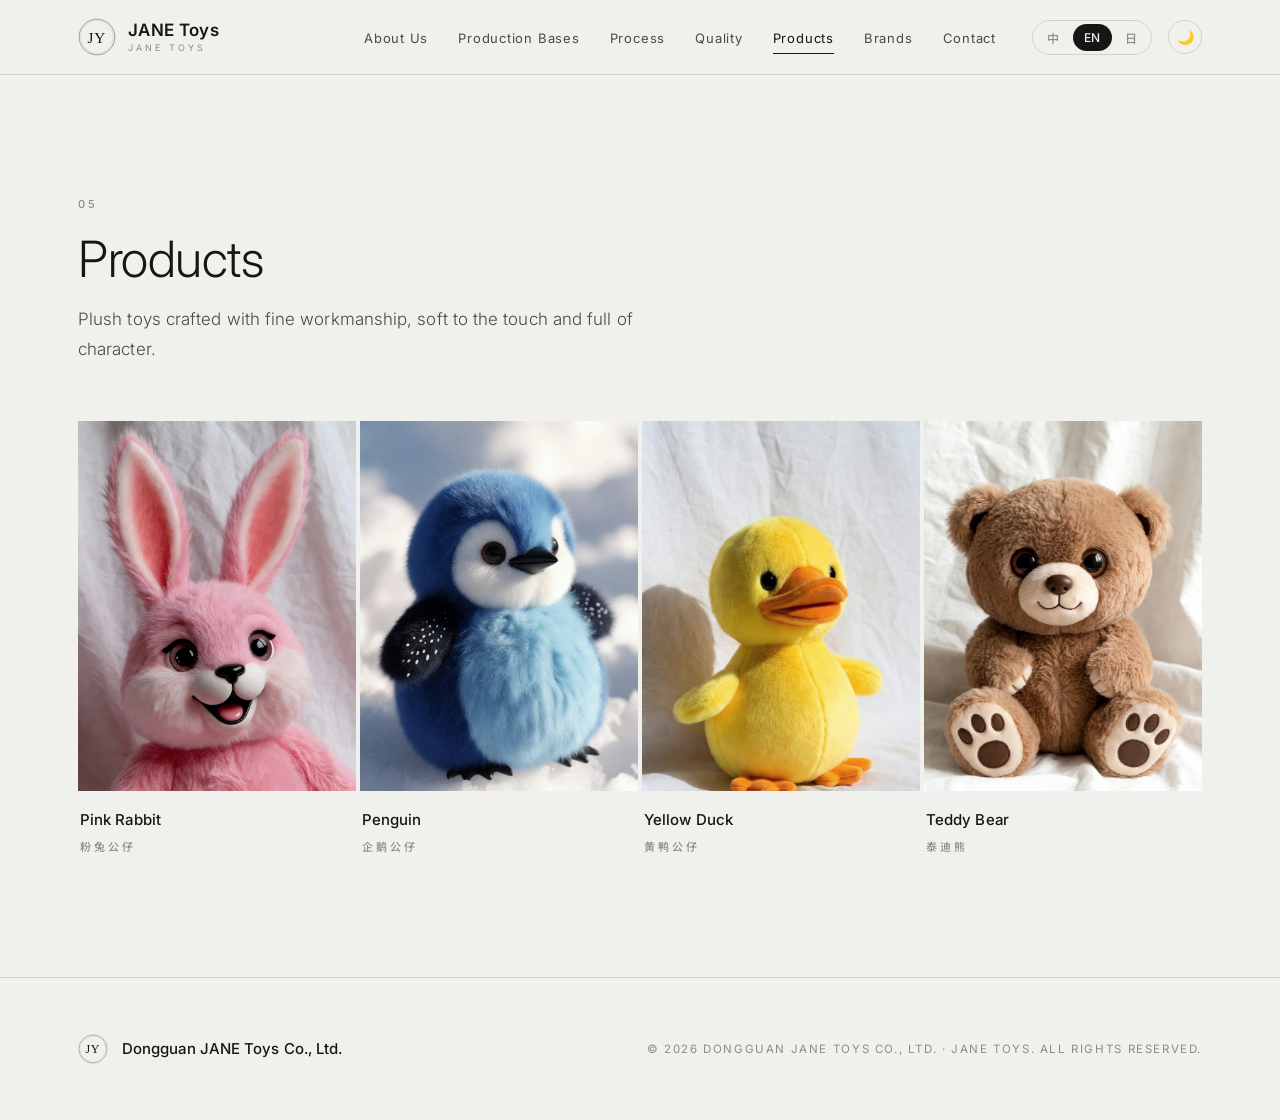
<file: products.html>
<!DOCTYPE html>
<html lang="zh-CN">
<head>
  <meta charset="UTF-8" />
  <meta name="viewport" content="width=device-width, initial-scale=1.0" />
  <title>产品 · 东莞简依玩具有限公司</title>
  <link rel="icon" href="assets/img/logo.svg" />
  <link rel="preconnect" href="https://fonts.googleapis.com" />
  <link rel="preconnect" href="https://fonts.gstatic.com" crossorigin />
  <link href="https://fonts.googleapis.com/css2?family=Inter:wght@300;400;500;600;700&family=Noto+Sans+SC:wght@300;400;500;700&family=Noto+Sans+JP:wght@300;400;500;700&display=swap" rel="stylesheet" />
  <link rel="stylesheet" href="styles.css?v=13" />
</head>
<body data-page="products">
  <div id="app-header"></div>

  <main>
    <section id="products" class="section">
      <div class="container">
        <p class="section-index">05</p>
        <h2 class="section-title" data-i18n="products.title">产品展示</h2>
        <p class="section-lead" data-i18n="products.lead">精细工艺打造的毛绒公仔，触感柔软、形象生动。</p>
        <div class="product-grid">
          <figure class="product">
            <div class="product-img"><img src="assets/img/image20.jpeg" alt="Pink Rabbit" loading="lazy" /></div>
            <figcaption><span class="p-cn" data-i18n="products.n1main">粉兔公仔</span><span class="p-en" data-i18n="products.n1sub">Pink Rabbit</span></figcaption>
          </figure>
          <figure class="product">
            <div class="product-img"><img src="assets/img/image21.jpeg" alt="Penguin" loading="lazy" /></div>
            <figcaption><span class="p-cn" data-i18n="products.n2main">企鹅公仔</span><span class="p-en" data-i18n="products.n2sub">Penguin</span></figcaption>
          </figure>
          <figure class="product">
            <div class="product-img"><img src="assets/img/image22.jpeg" alt="Yellow Duck" loading="lazy" /></div>
            <figcaption><span class="p-cn" data-i18n="products.n3main">黄鸭公仔</span><span class="p-en" data-i18n="products.n3sub">Yellow Duck</span></figcaption>
          </figure>
          <figure class="product">
            <div class="product-img"><img src="assets/img/image23.jpeg" alt="Teddy Bear" loading="lazy" /></div>
            <figcaption><span class="p-cn" data-i18n="products.n4main">泰迪熊</span><span class="p-en" data-i18n="products.n4sub">Teddy Bear</span></figcaption>
          </figure>
        </div>
      </div>
    </section>
  </main>

  <div id="app-footer"></div>
  <script src="i18n.js?v=13"></script>
  <script src="layout.js?v=13"></script>
  <script src="script.js?v=13"></script>
</body>
</html>
</file>
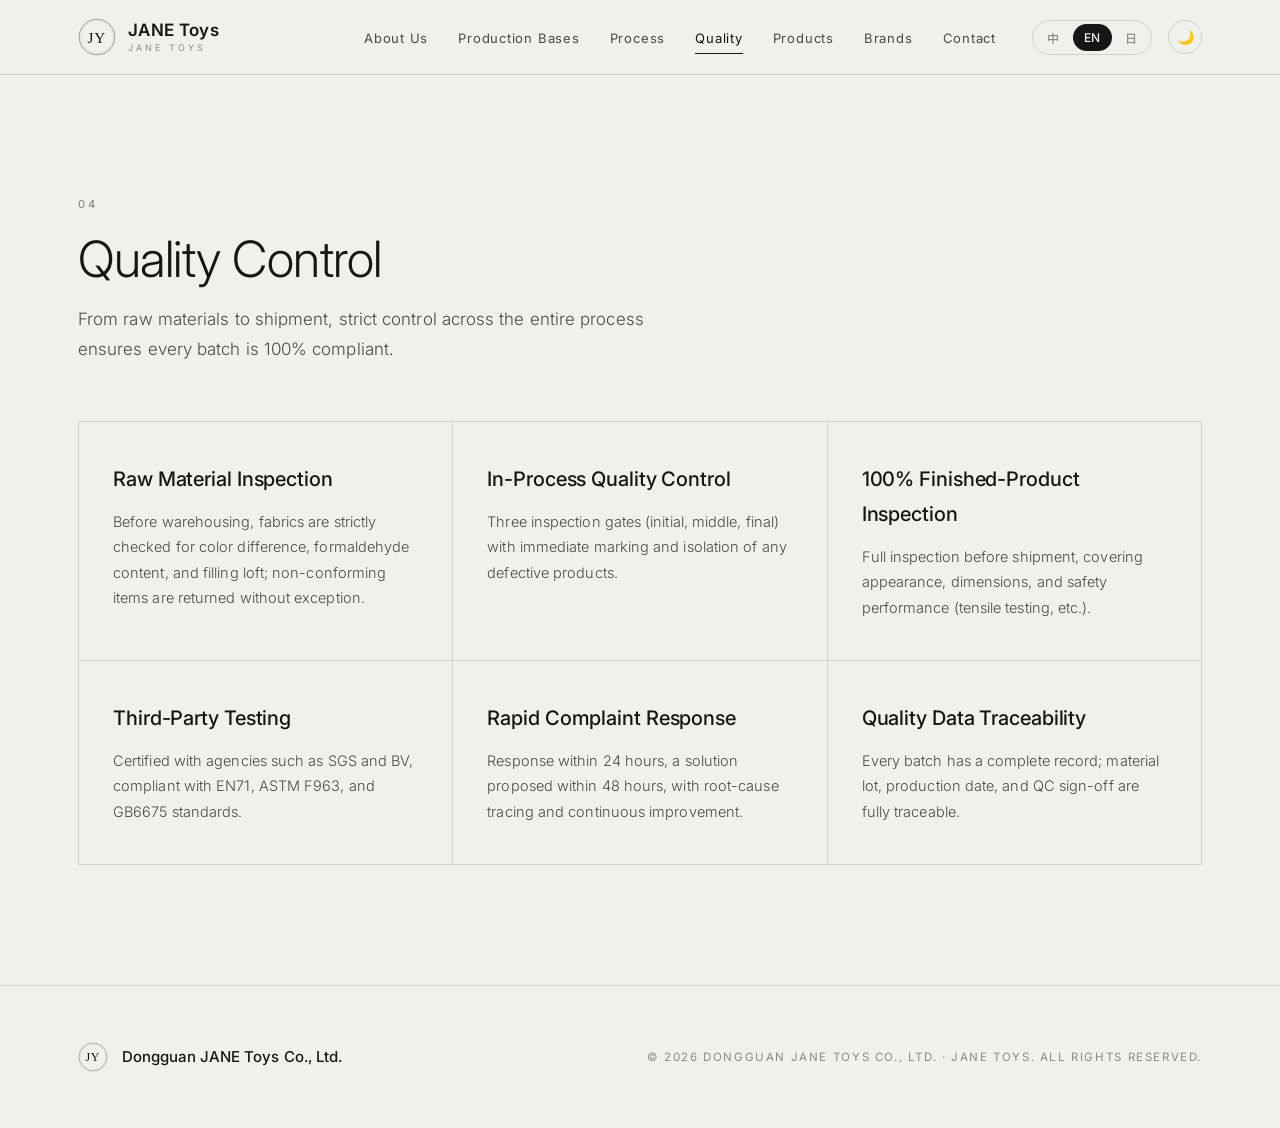
<file: quality.html>
<!DOCTYPE html>
<html lang="zh-CN">
<head>
  <meta charset="UTF-8" />
  <meta name="viewport" content="width=device-width, initial-scale=1.0" />
  <title>品质管理 · 东莞简依玩具有限公司</title>
  <link rel="icon" href="assets/img/logo.svg" />
  <link rel="preconnect" href="https://fonts.googleapis.com" />
  <link rel="preconnect" href="https://fonts.gstatic.com" crossorigin />
  <link href="https://fonts.googleapis.com/css2?family=Inter:wght@300;400;500;600;700&family=Noto+Sans+SC:wght@300;400;500;700&family=Noto+Sans+JP:wght@300;400;500;700&display=swap" rel="stylesheet" />
  <link rel="stylesheet" href="styles.css?v=13" />
</head>
<body data-page="quality">
  <div id="app-header"></div>

  <main>
    <section id="quality" class="section">
      <div class="container">
        <p class="section-index">04</p>
        <h2 class="section-title" data-i18n="quality.title">品质管理</h2>
        <p class="section-lead" data-i18n="quality.lead">从原料到出货，全流程严控，确保每批产品 100% 合规达标。</p>
        <div class="cards quality-cards">
          <article class="card"><div class="card-body"><h3 data-i18n="quality.q1t">原材料检验</h3><p data-i18n="quality.q1d">入库前严检面料色差、甲醛含量、填充物蓬松度，不合格一律退换。</p></div></article>
          <article class="card"><div class="card-body"><h3 data-i18n="quality.q2t">过程品质管控</h3><p data-i18n="quality.q2d">初检、中检、终检三道关卡，问题产品即时标记隔离。</p></div></article>
          <article class="card"><div class="card-body"><h3 data-i18n="quality.q3t">成品 100% 全检</h3><p data-i18n="quality.q3d">出货前全检，涵盖外观、尺寸与安全性能（拉力测试等）。</p></div></article>
          <article class="card"><div class="card-body"><h3 data-i18n="quality.q4t">第三方检测</h3><p data-i18n="quality.q4d">配合 SGS、BV 等机构认证，符合 EN71、ASTM F963、GB6675 标准。</p></div></article>
          <article class="card"><div class="card-body"><h3 data-i18n="quality.q5t">客诉快速响应</h3><p data-i18n="quality.q5d">24 小时内响应，48 小时提出解决方案，追溯根因持续改进。</p></div></article>
          <article class="card"><div class="card-body"><h3 data-i18n="quality.q6t">品质数据追溯</h3><p data-i18n="quality.q6d">每批产品建立完整档案，物料批次、生产日期、QC 签核全程可追溯。</p></div></article>
        </div>
      </div>
    </section>
  </main>

  <div id="app-footer"></div>
  <script src="i18n.js?v=13"></script>
  <script src="layout.js?v=13"></script>
  <script src="script.js?v=13"></script>
</body>
</html>
</file>
<file: styles.css>
/* ============================================================
   JANE TOYS — Cool Minimal (light grey / black / restrained)
   monochrome · hairlines · generous whitespace · sans-serif
   ============================================================ */

:root{
  --paper:#f0f0ed;      /* cool off-white */
  --paper-2:#e8e8e4;
  --surface:#f7f7f5;    /* card surface */
  --ink:#171614;        /* near-black */
  --ink-2:#4b4a45;
  --mute:#8d8c85;
  --line:rgba(23,22,20,.14);
  --line-2:rgba(23,22,20,.08);
  --accent:#171614;     /* monochrome accent = ink */
  --radius:2px;
  --maxw:1220px;
  --ff:"Inter","Noto Sans SC","Noto Sans JP",-apple-system,sans-serif;
}
:root[data-theme="dark"]{
  --paper:#121211;
  --paper-2:#1a1a18;
  --surface:#1a1a18;
  --ink:#f1efe9;
  --ink-2:#c3c1ba;
  --mute:#87857e;
  --line:rgba(241,239,233,.16);
  --line-2:rgba(241,239,233,.08);
  --accent:#f1efe9;
}

*{box-sizing:border-box;margin:0;padding:0}
html{scroll-behavior:smooth}
body{
  background:var(--paper);
  color:var(--ink);
  font-family:var(--ff);
  font-weight:400;
  line-height:1.75;
  -webkit-font-smoothing:antialiased;
  letter-spacing:.005em;
}
img{max-width:100%;display:block}
a{color:inherit;text-decoration:none}
.container{max-width:var(--maxw);margin:0 auto;padding:0 48px}
@media(max-width:640px){.container{padding:0 26px}}

/* ---------- shared type ---------- */
.eyebrow,.section-index,.card-tag,.explore-more,.stat-label,.p-en{
  font-weight:500;text-transform:uppercase;letter-spacing:.26em;font-size:11px;color:var(--mute);
}
.section-title{
  font-weight:300;font-size:clamp(30px,4vw,50px);line-height:1.1;letter-spacing:-.01em;
}
.section-lead{max-width:620px;color:var(--ink-2);font-weight:300;font-size:17px;margin-top:18px}

/* ---------- buttons ---------- */
.btn{
  display:inline-block;font-family:var(--ff);font-weight:500;font-size:12.5px;
  text-transform:uppercase;letter-spacing:.18em;padding:14px 30px;border-radius:var(--radius);
  border:1px solid var(--ink);cursor:pointer;transition:.25s ease;
}
.btn-primary{background:var(--ink);color:var(--paper)}
.btn-primary:hover{background:transparent;color:var(--ink)}
.btn-ghost{background:transparent;color:var(--ink)}
.btn-ghost:hover{background:var(--ink);color:var(--paper)}

/* ============================================================
   HEADER
   ============================================================ */
.site-header{
  position:sticky;top:0;z-index:50;background:color-mix(in srgb,var(--paper) 88%, transparent);
  backdrop-filter:blur(14px);-webkit-backdrop-filter:blur(14px);
  border-bottom:1px solid var(--line);
}
.nav{display:flex;align-items:center;justify-content:space-between;height:74px}
.brand{display:flex;align-items:center;gap:12px}
.brand-logo{width:38px;height:38px;object-fit:contain}
.brand-name{display:flex;flex-direction:column;line-height:1.1;font-weight:600;font-size:17px;letter-spacing:.02em}
.brand-name small{font-weight:400;font-size:9px;letter-spacing:.34em;color:var(--mute);text-transform:uppercase;margin-top:3px}

.nav-links{list-style:none;display:flex;align-items:center;gap:30px}
.nav-links > li > a{
  font-weight:400;font-size:13px;letter-spacing:.06em;color:var(--ink-2);padding:6px 0;position:relative;transition:color .2s;
}
.nav-links > li > a:hover{color:var(--ink)}
.nav-links > li > a.active{color:var(--ink)}
.nav-links > li > a.active::after{
  content:"";position:absolute;left:0;right:0;bottom:-2px;height:1px;background:var(--ink);
}
.nav-controls{display:flex;align-items:center;gap:16px;margin-left:6px}
.lang-switch{display:flex;gap:2px;border:1px solid var(--line);border-radius:999px;padding:3px}
.lang-btn{
  border:none;background:transparent;color:var(--mute);font-family:var(--ff);font-size:12px;font-weight:500;
  padding:5px 11px;border-radius:999px;cursor:pointer;letter-spacing:.04em;transition:.2s;
}
.lang-btn.active{background:var(--ink);color:var(--paper)}
.theme-toggle{
  border:1px solid var(--line);background:transparent;width:34px;height:34px;border-radius:50%;
  cursor:pointer;font-size:14px;line-height:1;display:flex;align-items:center;justify-content:center;
}
.nav-toggle{display:none;flex-direction:column;gap:5px;background:none;border:none;cursor:pointer;padding:8px}
.nav-toggle span{width:24px;height:1.5px;background:var(--ink);transition:.25s}

@media(max-width:900px){
  .nav-toggle{display:flex}
  .nav-links{
    position:absolute;top:74px;left:0;right:0;background:var(--paper);border-bottom:1px solid var(--line);
    flex-direction:column;align-items:flex-start;gap:0;padding:12px 26px 22px;
    max-height:0;overflow:hidden;transition:max-height .35s ease;
  }
  .nav-links.open{max-height:560px}
  .nav-links > li{width:100%}
  .nav-links > li > a{display:block;padding:13px 0;font-size:15px;border-bottom:1px solid var(--line-2)}
  .nav-controls{padding-top:16px}
}

/* ============================================================
   HERO
   ============================================================ */
.hero{border-bottom:1px solid var(--line)}
.hero-inner{display:grid;grid-template-columns:1.35fr .65fr;gap:60px;align-items:center;
  padding:clamp(60px,11vw,130px) 0}
.eyebrow{display:block;margin-bottom:26px}
.hero-title{font-weight:300;font-size:clamp(38px,6vw,78px);line-height:1.04;letter-spacing:-.02em}
.hero-title .accent{color:var(--mute);font-weight:300}
.hero-slogan{margin-top:26px;font-weight:400;font-size:15px;letter-spacing:.22em;text-transform:uppercase;color:var(--ink-2)}
.hero-sub{margin-top:22px;max-width:540px;color:var(--ink-2);font-weight:300;font-size:16.5px}
.hero-actions{display:flex;gap:14px;margin-top:40px;flex-wrap:wrap}
.hero-logo{display:flex;justify-content:center;align-items:center}
.hero-logo img{width:min(230px,68%);height:auto;object-fit:contain}
@media(max-width:820px){
  .hero-inner{grid-template-columns:1fr;gap:36px}
  .hero-logo{order:-1;justify-content:flex-start}
  .hero-logo img{width:130px}
}

/* ============================================================
   STATS
   ============================================================ */
.stats-bar{border-bottom:1px solid var(--line)}
.stats-grid{display:grid;grid-template-columns:repeat(4,1fr)}
.stat{padding:52px 30px;text-align:center;border-right:1px solid var(--line)}
.stat:last-child{border-right:none}
.stat-num{display:block;font-weight:300;font-size:clamp(34px,4vw,52px);letter-spacing:-.01em;line-height:1}
.stat-num small{font-size:.42em;font-weight:400;color:var(--mute);margin-left:2px;letter-spacing:0}
.stat-label{display:block;margin-top:14px}
@media(max-width:720px){
  .stats-grid{grid-template-columns:1fr 1fr}
  .stat{border-bottom:1px solid var(--line)}
  .stat:nth-child(2){border-right:none}
}

/* ============================================================
   SECTION scaffold
   ============================================================ */
.section{padding:clamp(70px,10vw,120px) 0}
.section-index{display:block;margin-bottom:18px}
.subsection-title{font-weight:300;font-size:26px;margin:80px 0 30px;letter-spacing:-.01em}

/* ============================================================
   CARDS (generic / explore / bases / quality / terms)
   ============================================================ */
.cards{display:grid;grid-template-columns:repeat(3,1fr);gap:0;margin-top:56px;
  border-top:1px solid var(--line);border-left:1px solid var(--line)}
.card{
  background:transparent;border-right:1px solid var(--line);border-bottom:1px solid var(--line);
  transition:background .25s ease;
}
.card:hover{background:var(--surface)}
.card-body{padding:40px 34px}
.card-body h3{font-weight:500;font-size:20px;letter-spacing:-.005em}
.card-body p{color:var(--ink-2);font-weight:300;font-size:14.5px;margin-top:12px}
.card-tag{display:block;margin-bottom:16px}
.scale{color:var(--mute)!important;font-weight:400!important;font-size:12.5px!important;
  letter-spacing:.04em;margin-top:6px!important}

/* explore cards (home) */
.explore-card{display:block}
.explore-more{display:inline-block;margin-top:22px;color:var(--ink)}

@media(max-width:900px){.cards{grid-template-columns:1fr 1fr}}
@media(max-width:600px){.cards{grid-template-columns:1fr}}

/* ============================================================
   ABOUT
   ============================================================ */
.about-grid{display:grid;grid-template-columns:1fr 1fr;gap:64px;margin-top:56px;align-items:start}
.about-text p{color:var(--ink-2);font-weight:300;font-size:16.5px;margin-bottom:22px}
.about-text strong{font-weight:600;color:var(--ink)}
.tag-list{list-style:none;display:flex;flex-wrap:wrap;gap:10px;margin-top:30px}
.tag-list li{
  font-size:12px;letter-spacing:.08em;color:var(--ink-2);
  border:1px solid var(--line);border-radius:999px;padding:7px 16px;
}
.about-photo{margin:0}
.about-photo img{width:100%;aspect-ratio:4/3;object-fit:cover;border-radius:var(--radius);filter:grayscale(.15)}
.about-photo figcaption{margin-top:12px;font-size:11px;letter-spacing:.24em;text-transform:uppercase;color:var(--mute)}
@media(max-width:820px){.about-grid{grid-template-columns:1fr;gap:36px}}

/* ============================================================
   GALLERY
   ============================================================ */
.gallery{display:grid;grid-template-columns:repeat(4,1fr);gap:4px}
.gallery figure{margin:0;position:relative;overflow:hidden;aspect-ratio:4/5;background:var(--paper-2)}
.gallery img{width:100%;height:100%;object-fit:cover;filter:grayscale(.2);transition:transform 1s ease,filter .5s ease}
.gallery figure:hover img{transform:scale(1.05);filter:grayscale(0)}
.gallery figcaption{
  position:absolute;left:16px;bottom:14px;color:#fff;z-index:2;
  font-size:11px;letter-spacing:.14em;text-transform:uppercase;font-weight:500;
}
.gallery figure::after{content:"";position:absolute;inset:0;background:linear-gradient(180deg,transparent 55%,rgba(0,0,0,.5))}
@media(max-width:820px){.gallery{grid-template-columns:1fr 1fr}}

/* ============================================================
   PROCESS — editorial numbered flow
   ============================================================ */
.process-flow{
  list-style:none;display:grid;grid-template-columns:repeat(7,1fr);
  margin-top:64px;border-top:1px solid var(--ink);
}
.process-flow li{
  position:relative;padding:30px 16px 40px;border-right:1px solid var(--line);
}
.process-flow li:last-child{border-right:none}
.process-flow li::before{
  content:"";position:absolute;top:-4px;left:0;width:7px;height:7px;border-radius:50%;background:var(--ink);
}
.step-no{display:block;font-weight:200;font-size:40px;letter-spacing:.01em;color:var(--ink)}
.step-name{display:block;margin-top:26px;font-weight:500;font-size:15px;letter-spacing:.01em}
@media(max-width:900px){
  .process-flow{grid-template-columns:1fr 1fr}
  .process-flow li{border-right:none;border-bottom:1px solid var(--line)}
  .process-flow li:nth-child(odd){border-right:1px solid var(--line)}
}
@media(max-width:520px){.process-flow{grid-template-columns:1fr}.process-flow li:nth-child(odd){border-right:none}}

/* ============================================================
   PRODUCTS
   ============================================================ */
.product-grid{display:grid;grid-template-columns:repeat(4,1fr);gap:4px;margin-top:56px}
.product{margin:0}
.product-img{position:relative;overflow:hidden;aspect-ratio:3/4;background:var(--paper-2)}
.product-img img{width:100%;height:100%;object-fit:cover;filter:grayscale(.12);transition:transform 1s ease,filter .5s}
.product:hover .product-img img{transform:scale(1.05);filter:grayscale(0)}
.product figcaption{padding:16px 2px 0;display:flex;flex-direction:column;gap:4px}
.p-cn{font-weight:500;font-size:15px}
.p-en{color:var(--mute)}
@media(max-width:820px){.product-grid{grid-template-columns:1fr 1fr}}

/* ============================================================
   BRANDS
   ============================================================ */
.brand-grid{display:grid;grid-template-columns:1fr 1fr;gap:0;margin-top:56px;
  border-top:1px solid var(--line);border-left:1px solid var(--line)}
.brand-card{border-right:1px solid var(--line);border-bottom:1px solid var(--line);padding:46px 40px}
.brand-name-lg{font-weight:400;font-size:30px;letter-spacing:-.01em}
.brand-name-lg span{color:var(--mute);font-size:.6em;margin-left:10px;letter-spacing:.02em}
.brand-info{margin-top:30px;display:grid;gap:0}
.brand-info > div{display:grid;grid-template-columns:130px 1fr;gap:20px;padding:16px 0;border-top:1px solid var(--line-2)}
.brand-info dt{font-size:11px;letter-spacing:.2em;text-transform:uppercase;color:var(--mute);font-weight:500}
.brand-info dd{color:var(--ink-2);font-weight:300;font-size:14.5px}
@media(max-width:760px){.brand-grid{grid-template-columns:1fr}}

/* ============================================================
   BUSINESS FLOW (contact)
   ============================================================ */
.biz-flow{list-style:none;margin-top:56px;border-top:1px solid var(--line)}
.biz-flow li{display:grid;grid-template-columns:90px 1fr;gap:30px;align-items:start;
  padding:34px 0;border-bottom:1px solid var(--line)}
.biz-no{font-weight:200;font-size:44px;line-height:1;color:var(--ink)}
.biz-body h3{font-weight:500;font-size:19px}
.biz-body p{color:var(--ink-2);font-weight:300;font-size:15px;margin-top:8px;max-width:640px}
@media(max-width:560px){.biz-flow li{grid-template-columns:60px 1fr;gap:18px}.biz-no{font-size:32px}}

/* terms cards reuse .cards/.card */
.term-value{color:var(--ink)!important;font-weight:400!important;font-size:15px!important;margin-top:10px!important}

/* ============================================================
   INQUIRY FORM
   ============================================================ */
.glass{background:transparent}
.inquiry-form{margin-top:48px;border-top:1px solid var(--line);padding-top:40px}
.form-grid{display:grid;grid-template-columns:1fr 1fr;gap:30px 40px}
.inquiry-form label{display:flex;flex-direction:column;gap:10px}
.inquiry-form label span{font-size:11px;letter-spacing:.2em;text-transform:uppercase;color:var(--mute);font-weight:500}
.inquiry-form input,.inquiry-form textarea{
  font-family:var(--ff);font-size:15px;color:var(--ink);background:transparent;
  border:none;border-bottom:1px solid var(--line);padding:8px 0;transition:border-color .25s;resize:vertical;
}
.inquiry-form input:focus,.inquiry-form textarea:focus{outline:none;border-color:var(--ink)}
.form-wide{grid-column:1/-1}
.inquiry-form button{margin-top:36px}
.form-note{margin-top:18px;font-size:12.5px;color:var(--mute);font-weight:300}
@media(max-width:640px){.form-grid{grid-template-columns:1fr}}

/* ============================================================
   FAQ
   ============================================================ */
.faq-list{margin-top:48px;border-top:1px solid var(--line)}
.faq-item{border-bottom:1px solid var(--line)}
.faq-item summary{
  list-style:none;cursor:pointer;padding:26px 40px 26px 0;position:relative;
  font-weight:500;font-size:17px;
}
.faq-item summary::-webkit-details-marker{display:none}
.faq-item summary::after{content:"+";position:absolute;right:4px;top:24px;font-weight:300;font-size:22px;color:var(--mute);transition:transform .25s}
.faq-item[open] summary::after{content:"\2013"}
.faq-item p{padding:0 40px 28px 0;color:var(--ink-2);font-weight:300;font-size:15px;margin-top:-6px}

/* ============================================================
   CTA
   ============================================================ */
.cta{background:var(--ink);color:var(--paper);padding:clamp(70px,10vw,120px) 0}
.cta-inner{text-align:center;max-width:820px;margin:0 auto}
.cta-title{font-weight:300;font-size:clamp(28px,4vw,46px);letter-spacing:-.01em;color:var(--paper)}
.cta-sub{margin:24px auto 0;color:color-mix(in srgb,var(--paper) 72%,transparent);font-weight:300;font-size:16px;max-width:640px}
.cta .hero-actions{justify-content:center;margin-top:40px}

/* contact CTA cards (contact page bottom) */
.contact-cards{display:flex;justify-content:center;margin-top:44px}
.contact-cards-single{max-width:460px;margin-inline:auto}
.contact-card{
  border:1px solid color-mix(in srgb,var(--paper) 30%,transparent);border-radius:var(--radius);
  padding:40px 44px;text-align:center;width:100%;
}
.contact-card h3{font-weight:500;font-size:14px;letter-spacing:.18em;text-transform:uppercase;color:color-mix(in srgb,var(--paper) 70%,transparent)}
.contact-email{margin:16px 0 14px}
.contact-email a{font-weight:300;font-size:20px;letter-spacing:.02em;color:var(--paper);
  border-bottom:1px solid color-mix(in srgb,var(--paper) 40%,transparent);padding-bottom:4px}
.contact-tag{font-size:11px;letter-spacing:.18em;text-transform:uppercase;color:color-mix(in srgb,var(--paper) 55%,transparent)}

/* ============================================================
   FOOTER
   ============================================================ */
.site-footer{border-top:1px solid var(--line);padding:56px 0}
.footer-inner{display:flex;align-items:center;justify-content:space-between;gap:24px;flex-wrap:wrap}
.footer-brand{display:flex;align-items:center;gap:14px;font-weight:500;font-size:15px}
.footer-logo{width:30px;height:30px;object-fit:contain}
.footer-copy{font-size:11.5px;letter-spacing:.14em;text-transform:uppercase;color:var(--mute)}

/* ============================================================
   LOGO — dark theme adapts monochrome emblem
   ============================================================ */
:root[data-theme="dark"] .brand-logo,
:root[data-theme="dark"] .footer-logo,
:root[data-theme="dark"] .hero-logo img{filter:invert(1)}

/* ============================================================
   INTRO logo animation (home) — calm, minimal
   ============================================================ */
.intro-overlay{position:fixed;inset:0;z-index:9999;display:grid;place-items:center;pointer-events:none}
.intro-overlay.fade{opacity:0;transition:opacity .5s ease}
.intro-logo{width:min(230px,46vw);height:auto;will-change:transform,opacity}
:root[data-theme="dark"] .intro-logo{filter:invert(1)}
@media(prefers-reduced-motion:reduce){.intro-overlay{display:none}}
</file>
